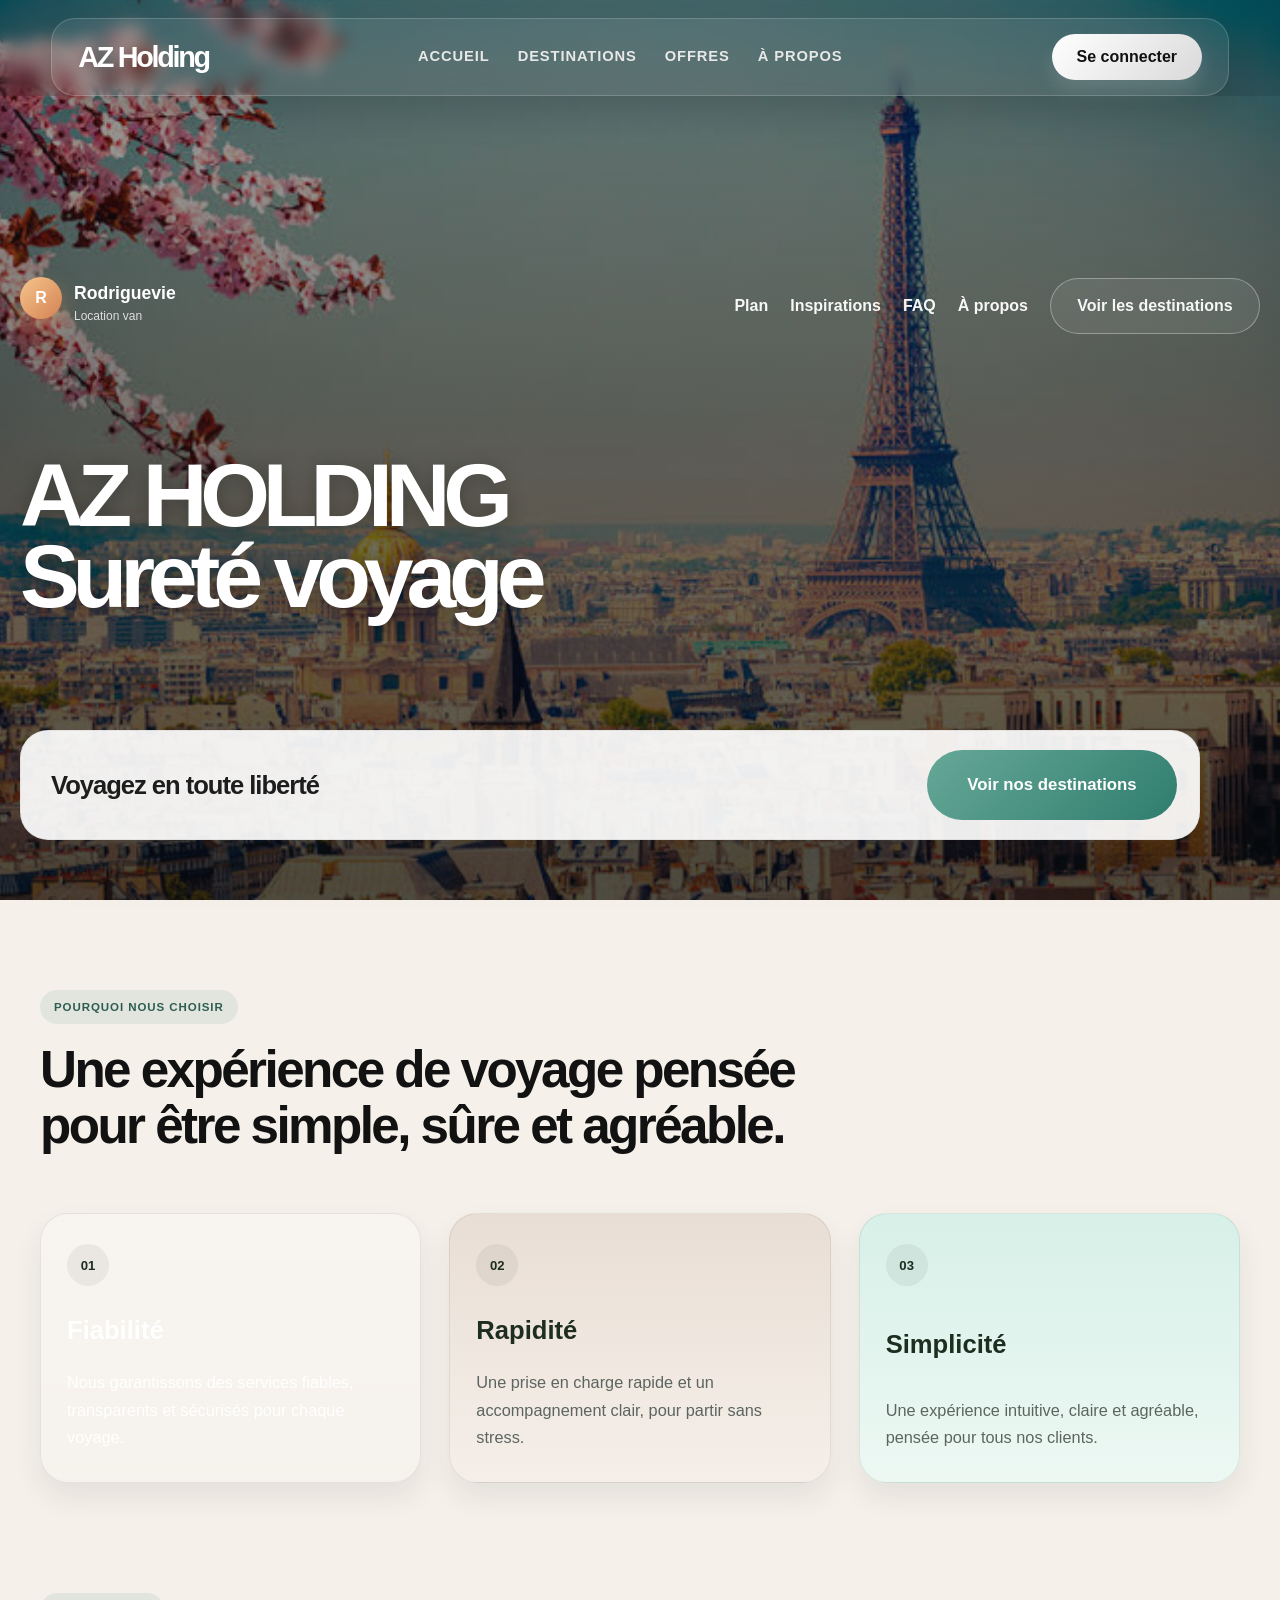
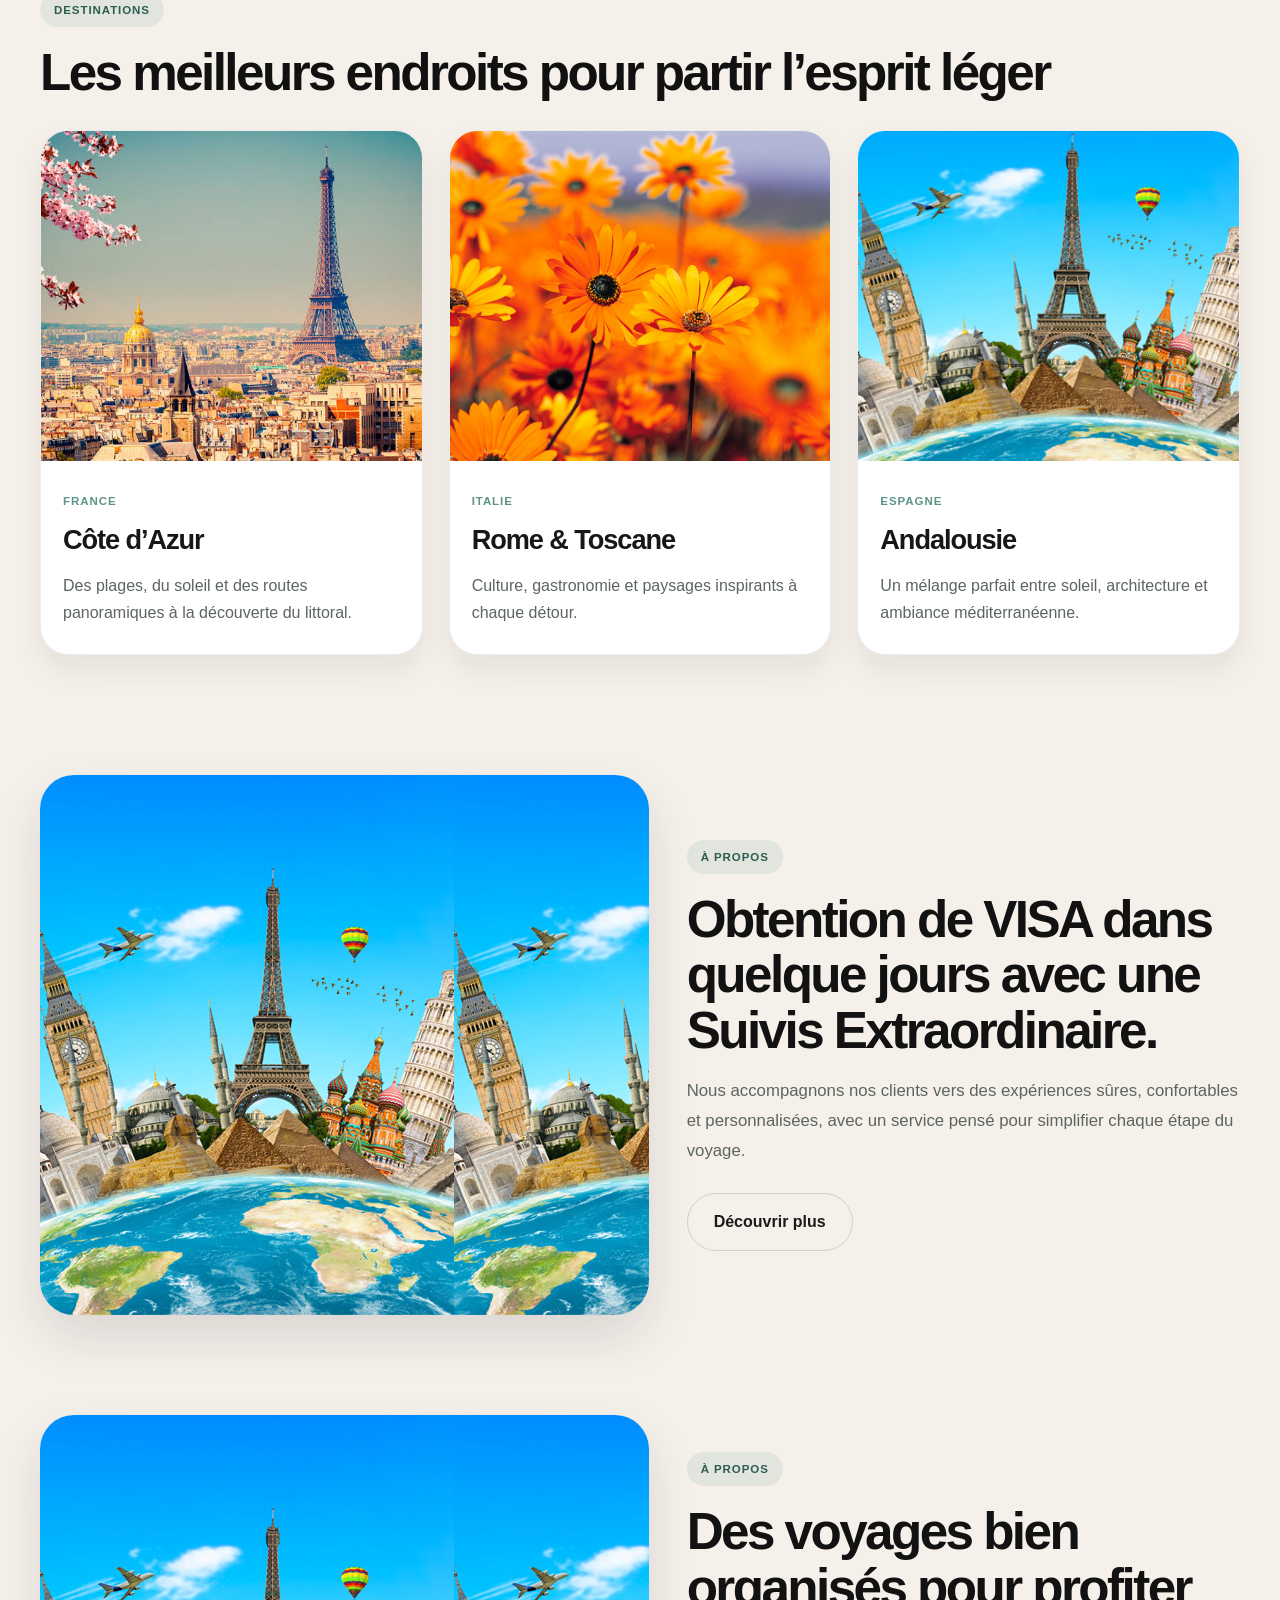
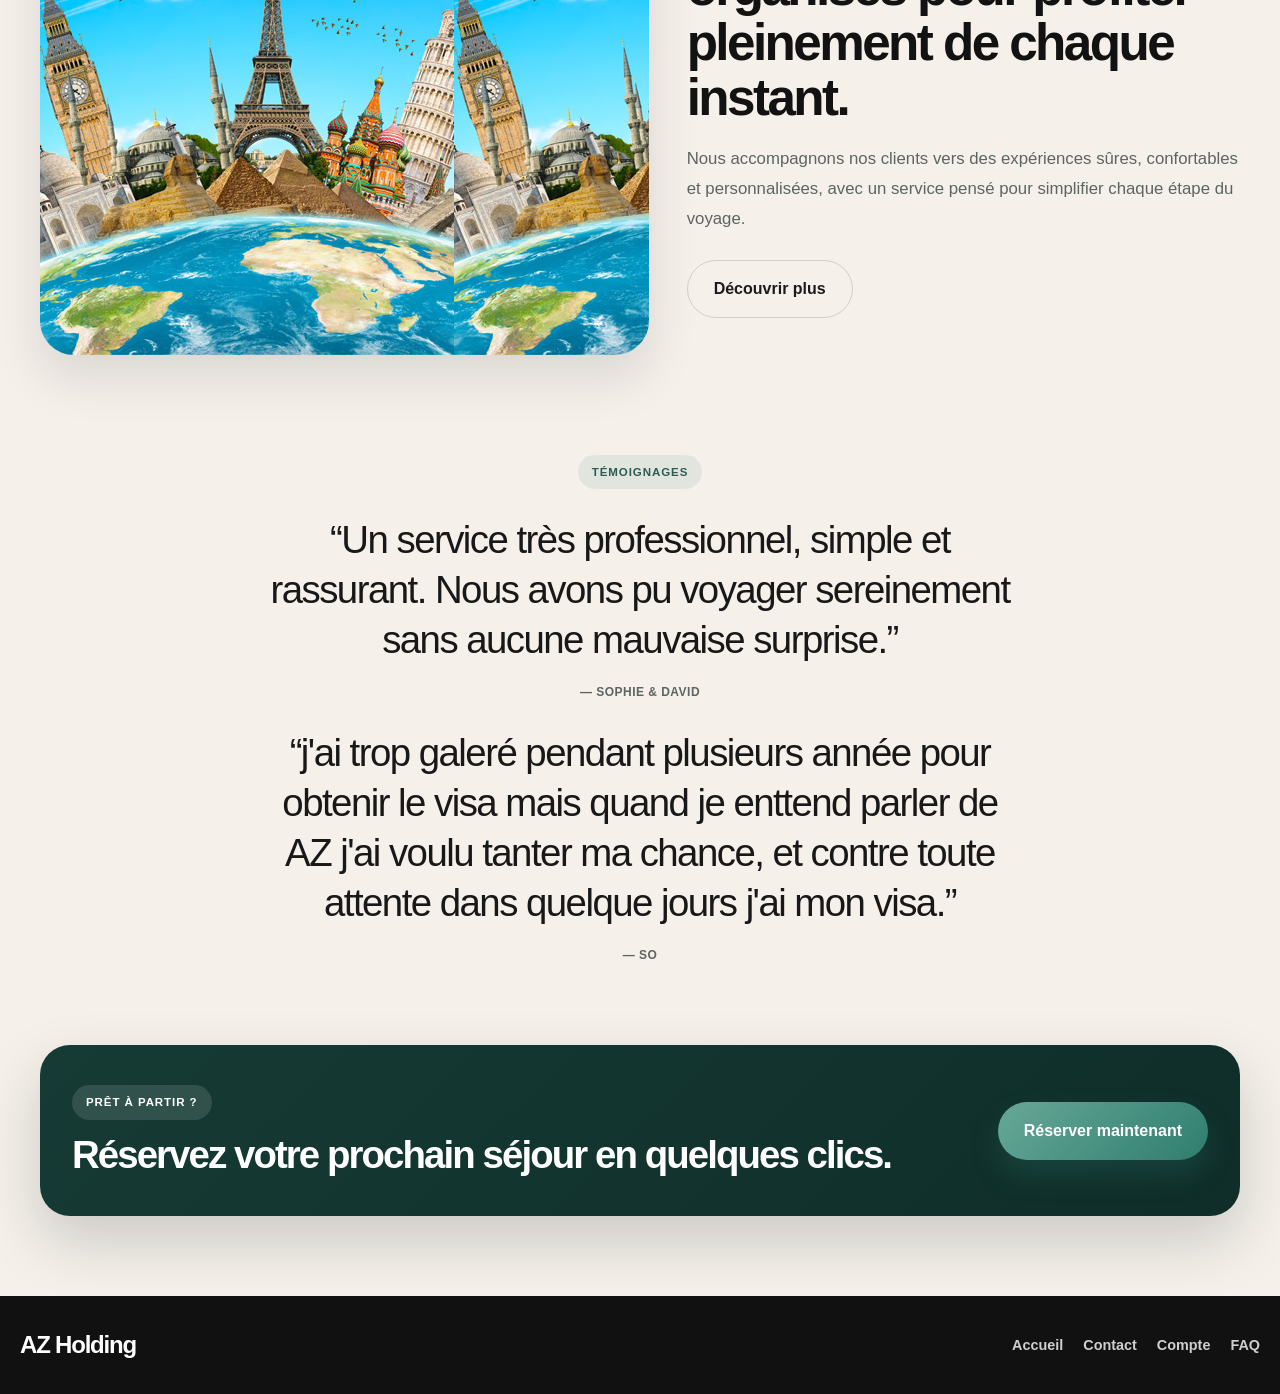
<file: Index.html>
<!DOCTYPE html>
<html lang="fr">
<head>
    <meta charset="UTF-8">
    <meta name="viewport" content="width=device-width, initial-scale=1.0">
    <meta name="description" content="AZ Holding - Voyage sûr et serein">
    <title>AZ Holding | Voyage sûr</title>
    <link rel="stylesheet" href="elior.css">
    <link rel="preconnect" href="https://fonts.googleapis.com">
<link rel="preconnect" href="https://fonts.gstatic.com" crossorigin>
<link href="https://fonts.googleapis.com/css2?family=Noto+Sans:ital,wght@0,100..900;1,100..900&display=swap" rel="stylesheet">
</head>
<body>
    <header class="site-header">
        <div class="topbar">
            <div class="brand">AZ Holding</div>

            <nav class="menu" aria-label="Menu principal">
                <a href="Index.html">Accueil</a>
                <a href="destination.html">Destinations</a>
                <a href="#features">Offres</a>
                <a href="#story">À propos</a>
            </nav>

            <a class="header-button" href="connexion.html">Se connecter</a>
        </div>
    </header>

    <main>
        <section class="hero">
            <div class="hero-overlay"></div>

            <div class="hero-inner">
                <div class="hero-topline">
                    <div class="mini-brand">
                        <span class="mini-logo">R</span>
                        <div>
                            <strong>Rodriguevie</strong>
                            <small>Location van</small>
                        </div>
                    </div>

                    <div class="hero-links">
                        <a href="#destinations">Plan</a>
                        <a href="#story">Inspirations</a>
                        <a href="#features">FAQ</a>
                        <a href="#story">À propos</a>
                        <a class="pill-link" href="#destinations">Voir les destinations</a>
                    </div>
                </div>

                <div class="hero-content">
                    <h1>AZ HOLDING<br>Sureté voyage</h1>
                </div>

                <div class="cta-bar">
                    <span>Voyagez en toute liberté</span>
                    <a href="#destinations">Voir nos destinations</a>
                </div>
            </div>
        </section>

        <section class="intro">
            <div class="section-tag">Pourquoi nous choisir</div>
            <h2>Une expérience de voyage pensée pour être simple, sûre et agréable.</h2>
        </section>

        <section class="features" id="features">
            <article class="feature" id="fiab">
                <div class="feature-icon">01</div>
                <h3>Fiabilité</h3>
                <p>Nous garantissons des services fiables, transparents et sécurisés pour chaque voyage.</p>
            </article>

            <article class="feature" id="rap">
                <div class="feature-icon">02</div>
                <h3>Rapidité</h3>
                <p>Une prise en charge rapide et un accompagnement clair, pour partir sans stress.</p>
            </article>

            <article class="feature" id="sim">
                <div class="feature-icon">03</div>
                <h3>Simplicité</h3>
                <p>Une expérience intuitive, claire et agréable, pensée pour tous nos clients.</p>
            </article>
        </section>

        <section class="destinations" id="destinations">
            <div class="section-heading">
                <div class="section-tag">Destinations</div>
                <h2>Les meilleurs endroits pour partir l’esprit léger</h2>
            </div>

            <div class="destination-grid">
                <article class="destination-card">
                    <div class="destination-image image-one"></div>
                    <div class="destination-content">
                        <span>France</span>
                        <h3>Côte d’Azur</h3>
                        <p>Des plages, du soleil et des routes panoramiques à la découverte du littoral.</p>
                    </div>
                </article>

                <article class="destination-card">
                    <div class="destination-image image-two"></div>
                    <div class="destination-content">
                        <span>Italie</span>
                        <h3>Rome & Toscane</h3>
                        <p>Culture, gastronomie et paysages inspirants à chaque détour.</p>
                    </div>
                </article>

                <article class="destination-card">
                    <div class="destination-image image-three"></div>
                    <div class="destination-content">
                        <span>Espagne</span>
                        <h3>Andalousie</h3>
                        <p>Un mélange parfait entre soleil, architecture et ambiance méditerranéenne.</p>
                    </div>
                </article>
            </div>
        </section>

        <section class="story" id="story">
            <div class="story-image"></div>
            <div class="story-content">
                <div class="section-tag">À propos</div>
                <h2>Obtention de VISA dans quelque jours avec une Suivis Extraordinaire.</h2>
                <p >
                    Nous accompagnons nos clients vers des expériences sûres, confortables et personnalisées,
                    avec un service pensé pour simplifier chaque étape du voyage.
                </p>
                <a href="visa.html" class="secondary-button">Découvrir plus</a>
            </div>
        </section>

         <section class="story" id="story">
            <div class="story-image"></div>
            <div class="story-content">
                <div class="section-tag">À propos</div>
                <h2>Des voyages bien organisés pour profiter pleinement de chaque instant.</h2>
                <p >
                    Nous accompagnons nos clients vers des expériences sûres, confortables et personnalisées,
                    avec un service pensé pour simplifier chaque étape du voyage.
                </p>
                <a href="#destinations" class="secondary-button">Découvrir plus</a>
            </div>
        </section>

        <section class="testimonial">
            <div class="section-tag">Témoignages</div>
            <blockquote>
                “Un service très professionnel, simple et rassurant. Nous avons pu voyager sereinement
                sans aucune mauvaise surprise.”
            </blockquote>
            <div class="author">— Sophie & David</div>
             <blockquote>
                “j'ai trop galeré pendant plusieurs année pour obtenir
                 le visa mais quand je enttend parler de AZ j'ai voulu tanter ma chance, et contre toute 
                 attente dans quelque jours j'ai mon visa.”
            </blockquote>
            <div class="author">— So</div>
        </section>

        <section class="cta-box">
            <div>
                <div class="section-tag dark">Prêt à partir ?</div>
                <h2>Réservez votre prochain séjour en quelques clics.</h2>
            </div>
            <a href="connexion.html" class="primary-button">Réserver maintenant</a>
        </section>
    </main>

    <footer class="site-footer">
        <div class="footer-brand">AZ Holding</div>
        <div class="footer-links">
            <a href="Index.html">Accueil</a>
            <a href="contact.html">Contact</a>
            <a href="compte.html">Compte</a>
            <a href="#features">FAQ</a>
        </div>
    </footer>
</body>
</html>
</file>
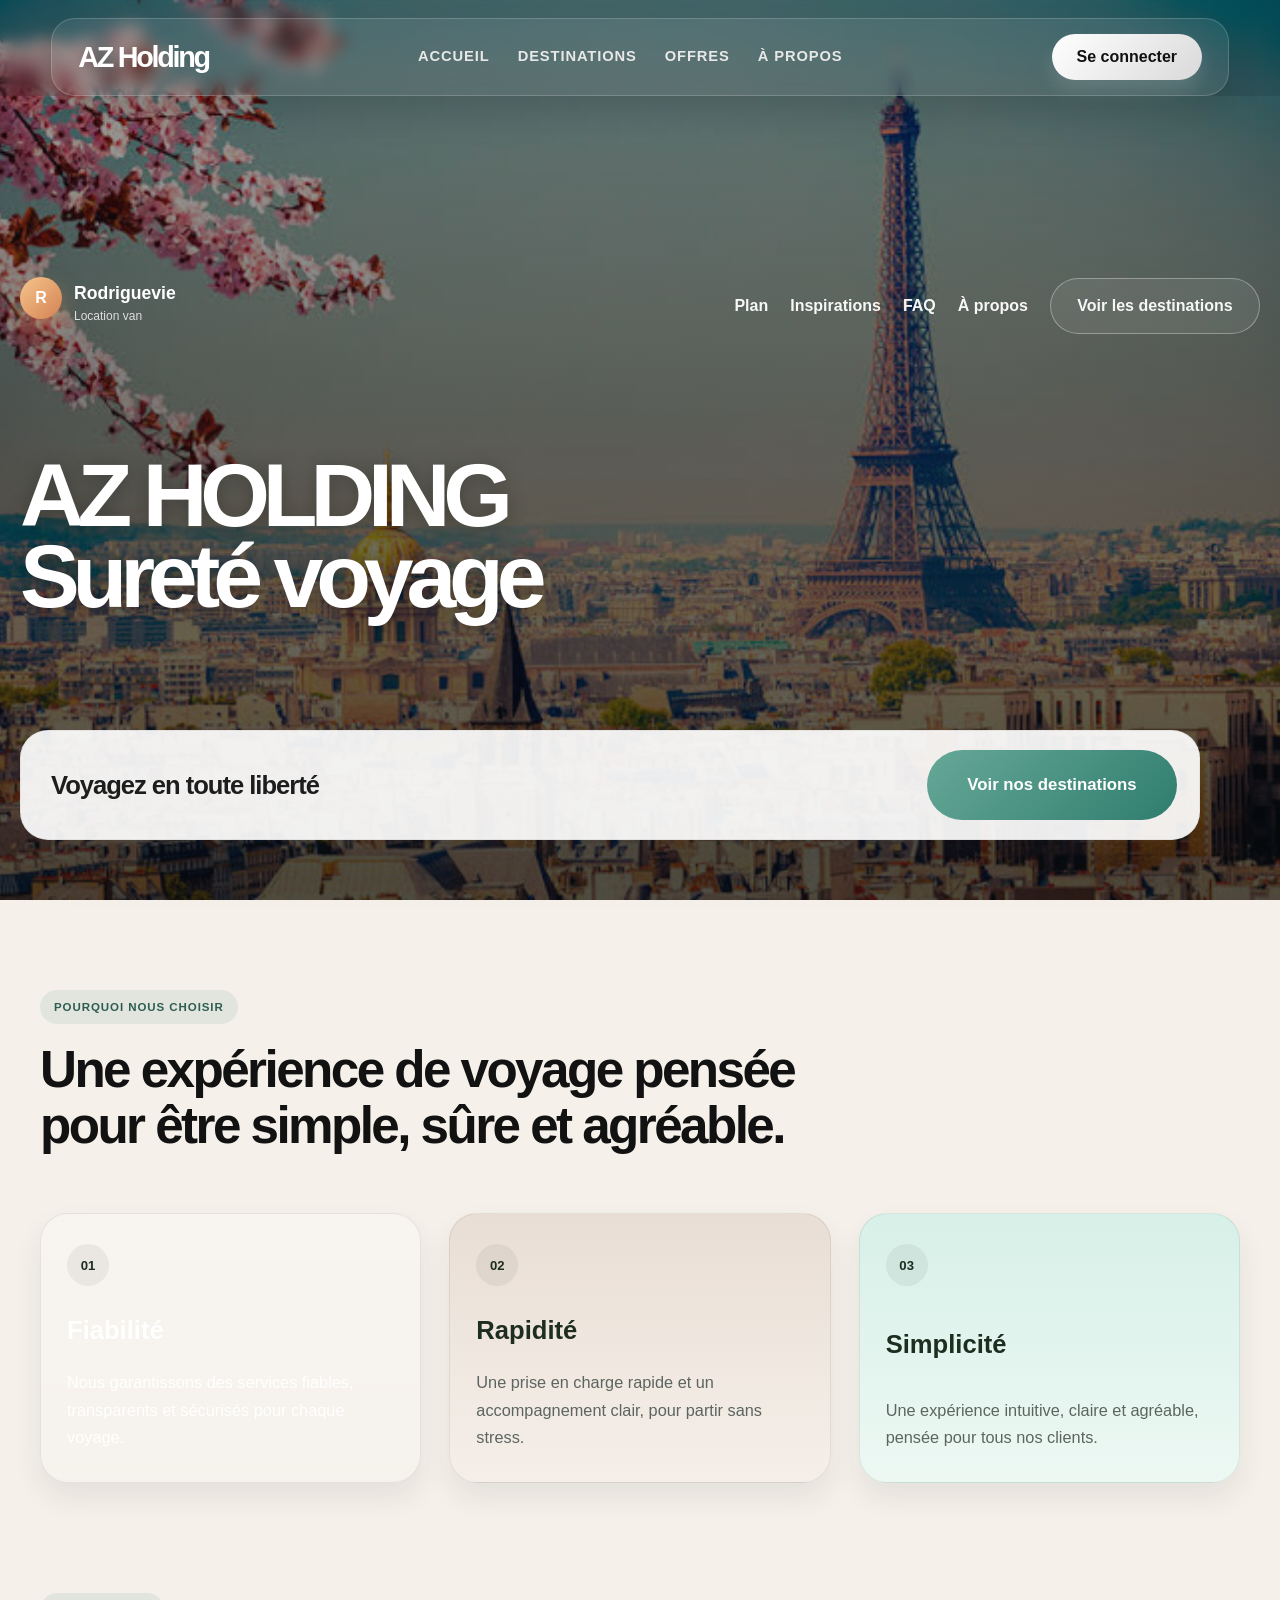
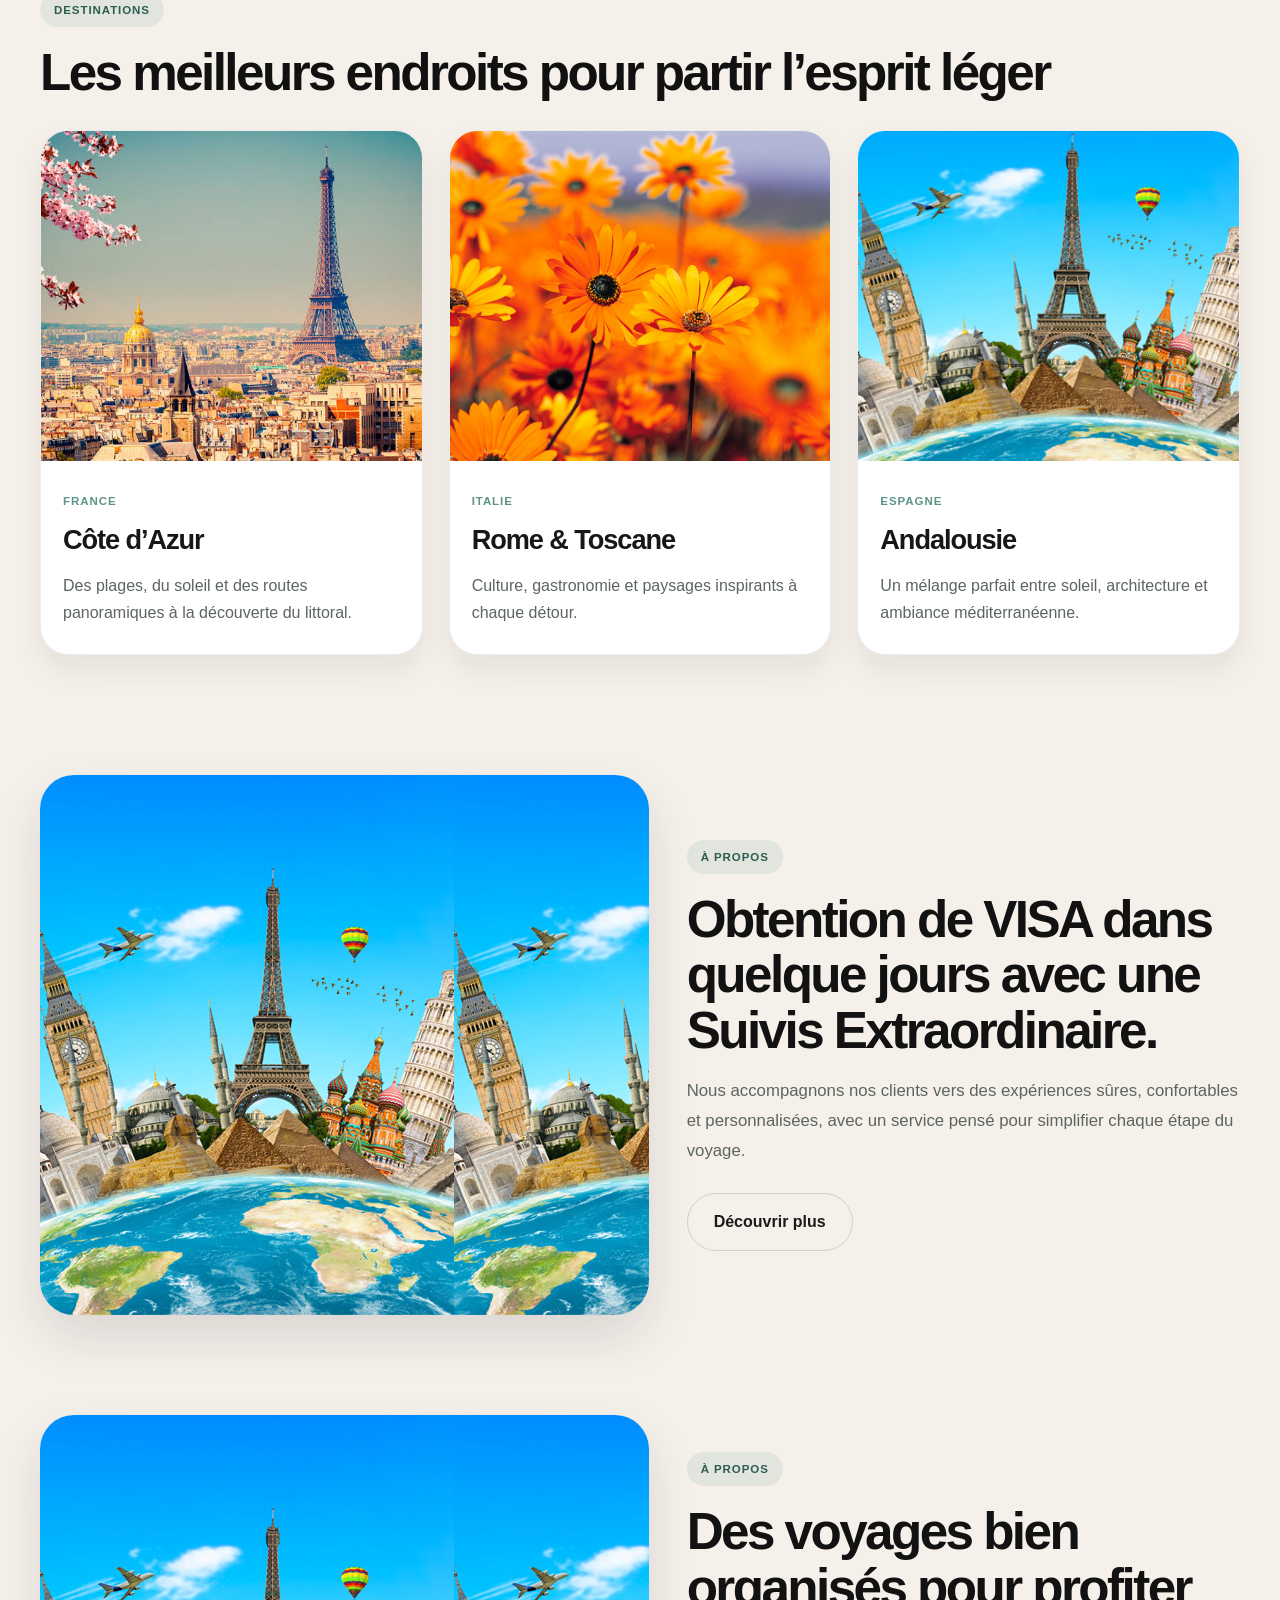
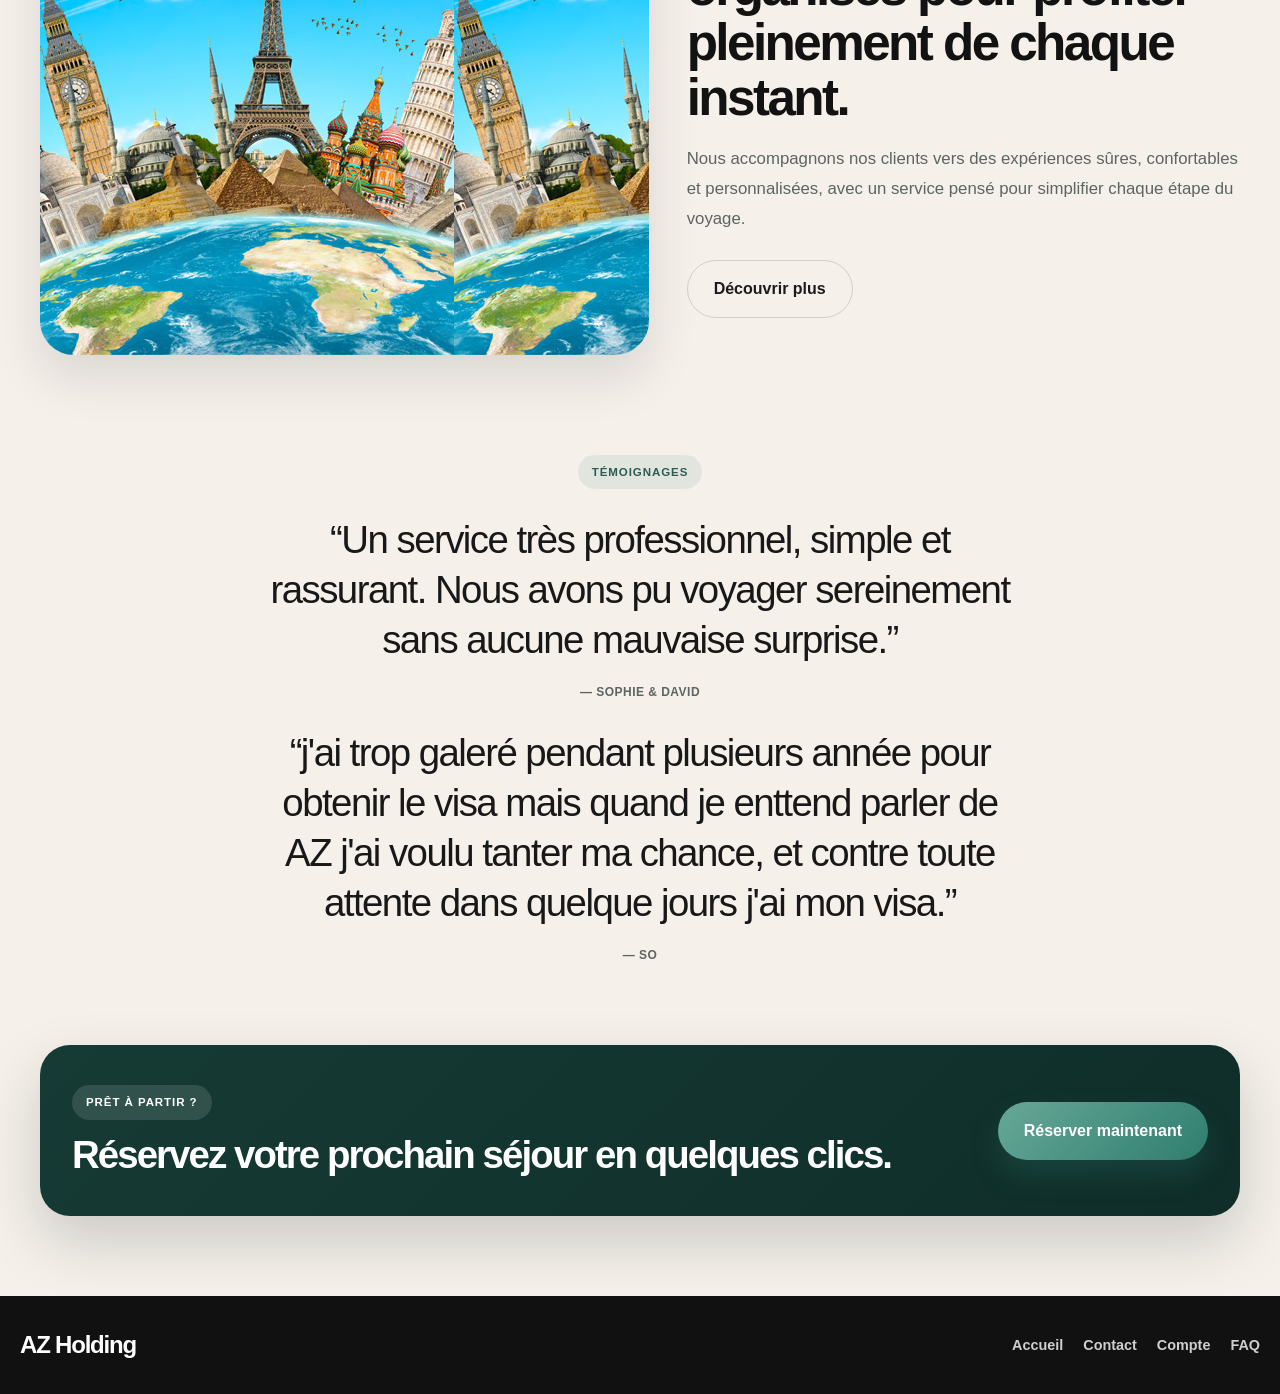
<file: index.html>
<!DOCTYPE html>
<html lang="fr">
<head>
    <meta charset="UTF-8">
    <meta name="viewport" content="width=device-width, initial-scale=1.0">
    <meta name="description" content="AZ Holding - Voyage sûr et serein">
    <title>AZ Holding | Voyage sûr</title>
    <link rel="stylesheet" href="elior.css">
    <link rel="preconnect" href="https://fonts.googleapis.com">
<link rel="preconnect" href="https://fonts.gstatic.com" crossorigin>
<link href="https://fonts.googleapis.com/css2?family=Noto+Sans:ital,wght@0,100..900;1,100..900&display=swap" rel="stylesheet">
</head>
<body>
    <header class="site-header">
        <div class="topbar">
            <div class="brand">AZ Holding</div>

            <nav class="menu" aria-label="Menu principal">
                <a href="Index.html">Accueil</a>
                <a href="destination.html">Destinations</a>
                <a href="#features">Offres</a>
                <a href="#story">À propos</a>
            </nav>

            <a class="header-button" href="connexion.html">Se connecter</a>
        </div>
    </header>

    <main>
        <section class="hero">
            <div class="hero-overlay"></div>

            <div class="hero-inner">
                <div class="hero-topline">
                    <div class="mini-brand">
                        <span class="mini-logo">R</span>
                        <div>
                            <strong>Rodriguevie</strong>
                            <small>Location van</small>
                        </div>
                    </div>

                    <div class="hero-links">
                        <a href="#destinations">Plan</a>
                        <a href="#story">Inspirations</a>
                        <a href="#features">FAQ</a>
                        <a href="#story">À propos</a>
                        <a class="pill-link" href="#destinations">Voir les destinations</a>
                    </div>
                </div>

                <div class="hero-content">
                    <h1>AZ HOLDING<br>Sureté voyage</h1>
                </div>

                <div class="cta-bar">
                    <span>Voyagez en toute liberté</span>
                    <a href="#destinations">Voir nos destinations</a>
                </div>
            </div>
        </section>

        <section class="intro">
            <div class="section-tag">Pourquoi nous choisir</div>
            <h2>Une expérience de voyage pensée pour être simple, sûre et agréable.</h2>
        </section>

        <section class="features" id="features">
            <article class="feature" id="fiab">
                <div class="feature-icon">01</div>
                <h3>Fiabilité</h3>
                <p>Nous garantissons des services fiables, transparents et sécurisés pour chaque voyage.</p>
            </article>

            <article class="feature" id="rap">
                <div class="feature-icon">02</div>
                <h3>Rapidité</h3>
                <p>Une prise en charge rapide et un accompagnement clair, pour partir sans stress.</p>
            </article>

            <article class="feature" id="sim">
                <div class="feature-icon">03</div>
                <h3>Simplicité</h3>
                <p>Une expérience intuitive, claire et agréable, pensée pour tous nos clients.</p>
            </article>
        </section>

        <section class="destinations" id="destinations">
            <div class="section-heading">
                <div class="section-tag">Destinations</div>
                <h2>Les meilleurs endroits pour partir l’esprit léger</h2>
            </div>

            <div class="destination-grid">
                <article class="destination-card">
                    <div class="destination-image image-one"></div>
                    <div class="destination-content">
                        <span>France</span>
                        <h3>Côte d’Azur</h3>
                        <p>Des plages, du soleil et des routes panoramiques à la découverte du littoral.</p>
                    </div>
                </article>

                <article class="destination-card">
                    <div class="destination-image image-two"></div>
                    <div class="destination-content">
                        <span>Italie</span>
                        <h3>Rome & Toscane</h3>
                        <p>Culture, gastronomie et paysages inspirants à chaque détour.</p>
                    </div>
                </article>

                <article class="destination-card">
                    <div class="destination-image image-three"></div>
                    <div class="destination-content">
                        <span>Espagne</span>
                        <h3>Andalousie</h3>
                        <p>Un mélange parfait entre soleil, architecture et ambiance méditerranéenne.</p>
                    </div>
                </article>
            </div>
        </section>

        <section class="story" id="story">
            <div class="story-image"></div>
            <div class="story-content">
                <div class="section-tag">À propos</div>
                <h2>Obtention de VISA dans quelque jours avec une Suivis Extraordinaire.</h2>
                <p >
                    Nous accompagnons nos clients vers des expériences sûres, confortables et personnalisées,
                    avec un service pensé pour simplifier chaque étape du voyage.
                </p>
                <a href="visa.html" class="secondary-button">Découvrir plus</a>
            </div>
        </section>

         <section class="story" id="story">
            <div class="story-image"></div>
            <div class="story-content">
                <div class="section-tag">À propos</div>
                <h2>Des voyages bien organisés pour profiter pleinement de chaque instant.</h2>
                <p >
                    Nous accompagnons nos clients vers des expériences sûres, confortables et personnalisées,
                    avec un service pensé pour simplifier chaque étape du voyage.
                </p>
                <a href="#destinations" class="secondary-button">Découvrir plus</a>
            </div>
        </section>

        <section class="testimonial">
            <div class="section-tag">Témoignages</div>
            <blockquote>
                “Un service très professionnel, simple et rassurant. Nous avons pu voyager sereinement
                sans aucune mauvaise surprise.”
            </blockquote>
            <div class="author">— Sophie & David</div>
             <blockquote>
                “j'ai trop galeré pendant plusieurs année pour obtenir
                 le visa mais quand je enttend parler de AZ j'ai voulu tanter ma chance, et contre toute 
                 attente dans quelque jours j'ai mon visa.”
            </blockquote>
            <div class="author">— So</div>
        </section>

        <section class="cta-box">
            <div>
                <div class="section-tag dark">Prêt à partir ?</div>
                <h2>Réservez votre prochain séjour en quelques clics.</h2>
            </div>
            <a href="connexion.html" class="primary-button">Réserver maintenant</a>
        </section>
    </main>

    <footer class="site-footer">
        <div class="footer-brand">AZ Holding</div>
        <div class="footer-links">
            <a href="Index.html">Accueil</a>
            <a href="contact.html">Contact</a>
            <a href="compte.html">Compte</a>
            <a href="#features">FAQ</a>
        </div>
    </footer>
</body>
</html>
</file>
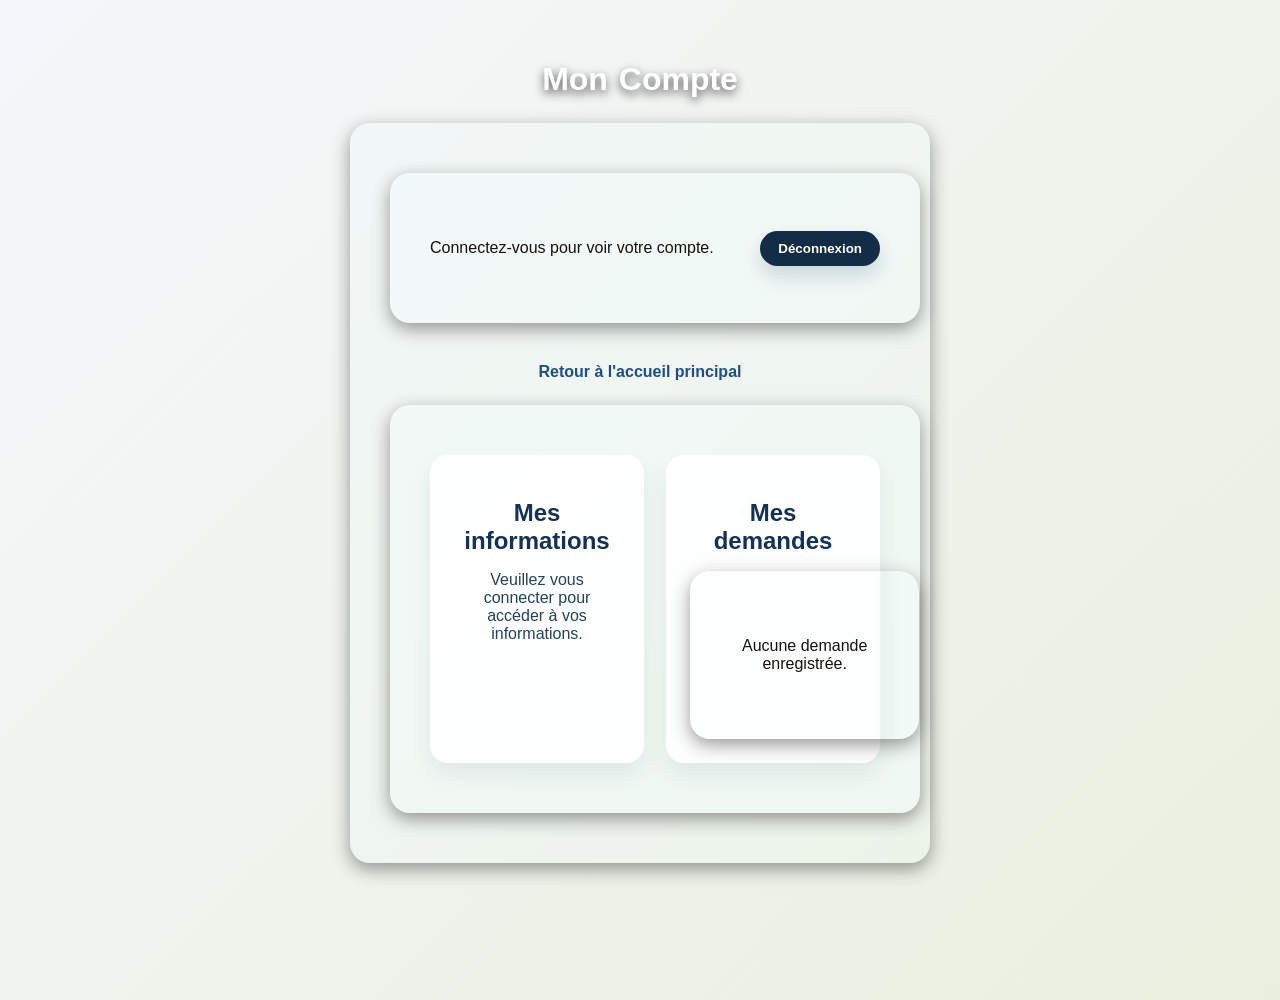
<file: compte.html>
<!DOCTYPE html>
<html lang="fr">
<head>
    <meta charset="UTF-8">
    <meta name="viewport" content="width=device-width, initial-scale=1.0">
    <title>Mon Compte</title>
    <link rel="stylesheet" href="connexion.css">
</head>
<body class="account-page">
    <h1>Mon Compte</h1>

    <div class="account-shell">
        <div class="account-header">
            <p id="compte-email">Connectez-vous pour voir votre compte.</p>
            <button id="logout-btn" class="logout-button" type="button">Déconnexion</button>
        </div>

        <a href="Index.html" class="home-link">Retour à l'accueil principal</a>

        <div class="account-grid">
            <section class="account-card">
                <h2>Mes informations</h2>
                <ul id="account-details"></ul>
            </section>

            <section class="account-card">
                <h2>Mes demandes</h2>
                <div id="account-requests" class="request-list">
                    <p>Aucune demande enregistrée.</p>
                </div>
            </section>
        </div>
    </div>

    <script src="elior.js"></script>
    <script>
        const compteEmail = document.getElementById('compte-email');
        const accountDetails = document.getElementById('account-details');
        const accountRequests = document.getElementById('account-requests');
        const accountLogoutBtn = document.getElementById('logout-btn');
        const currentUser = JSON.parse(localStorage.getItem('currentUser') || 'null');

        function renderAccount() {
            if (compteEmail) {
                if (currentUser && currentUser.email) {
                    compteEmail.textContent = 'Connecté en tant que : ' + currentUser.email;
                } else {
                    compteEmail.textContent = 'Connectez-vous pour voir votre compte.';
                }
            }

            if (accountDetails) {
                if (currentUser && currentUser.email) {
                    accountDetails.innerHTML = `
                        <li><strong>Email :</strong> ${currentUser.email}</li>
                        <li><strong>Statut :</strong> Compte actif</li>
                        <li><strong>Type :</strong> Client AZ Holding</li>
                    `;
                } else {
                    accountDetails.innerHTML = '<li>Veuillez vous connecter pour accéder à vos informations.</li>';
                }
            }

            if (accountRequests) {
                const contactMessages = getStoredList('contactMessages', []);
                const visaRequests = getStoredList('visaRequests', []);
                const filteredContacts = currentUser && currentUser.email
                    ? contactMessages.filter(item => item.email && item.email.toLowerCase() === currentUser.email.toLowerCase())
                    : [];
                const filteredVisa = currentUser && currentUser.email
                    ? visaRequests.filter(item => item.email && item.email.toLowerCase() === currentUser.email.toLowerCase())
                    : [];

                const allRequests = [...filteredContacts.map(item => ({
                    type: 'Contact',
                    label: item.message ? item.message.slice(0, 50) + '...' : 'Message envoyé',
                    date: item.createdAt || new Date().toISOString()
                })), ...filteredVisa.map(item => ({
                    type: 'Visa',
                    label: item.detail ? item.detail.slice(0, 50) + '...' : item.type,
                    date: item.createdAt || new Date().toISOString()
                }))];

                if (allRequests.length === 0) {
                    accountRequests.innerHTML = '<p>Aucune demande enregistrée.</p>';
                    return;
                }

                accountRequests.innerHTML = allRequests.map(request => `
                    <div class="request-item">
                        <strong>${request.type}</strong>
                        <span>${request.label}</span>
                        <small>${new Date(request.date).toLocaleString('fr-FR')}</small>
                    </div>
                `).join('');
            }
        }

        renderAccount();

        if (accountLogoutBtn) {
            accountLogoutBtn.addEventListener('click', function () {
                localStorage.removeItem('currentUser');
                window.location.href = 'connexion.html';
            });
        }
    </script>
</body>
</html>
</file>
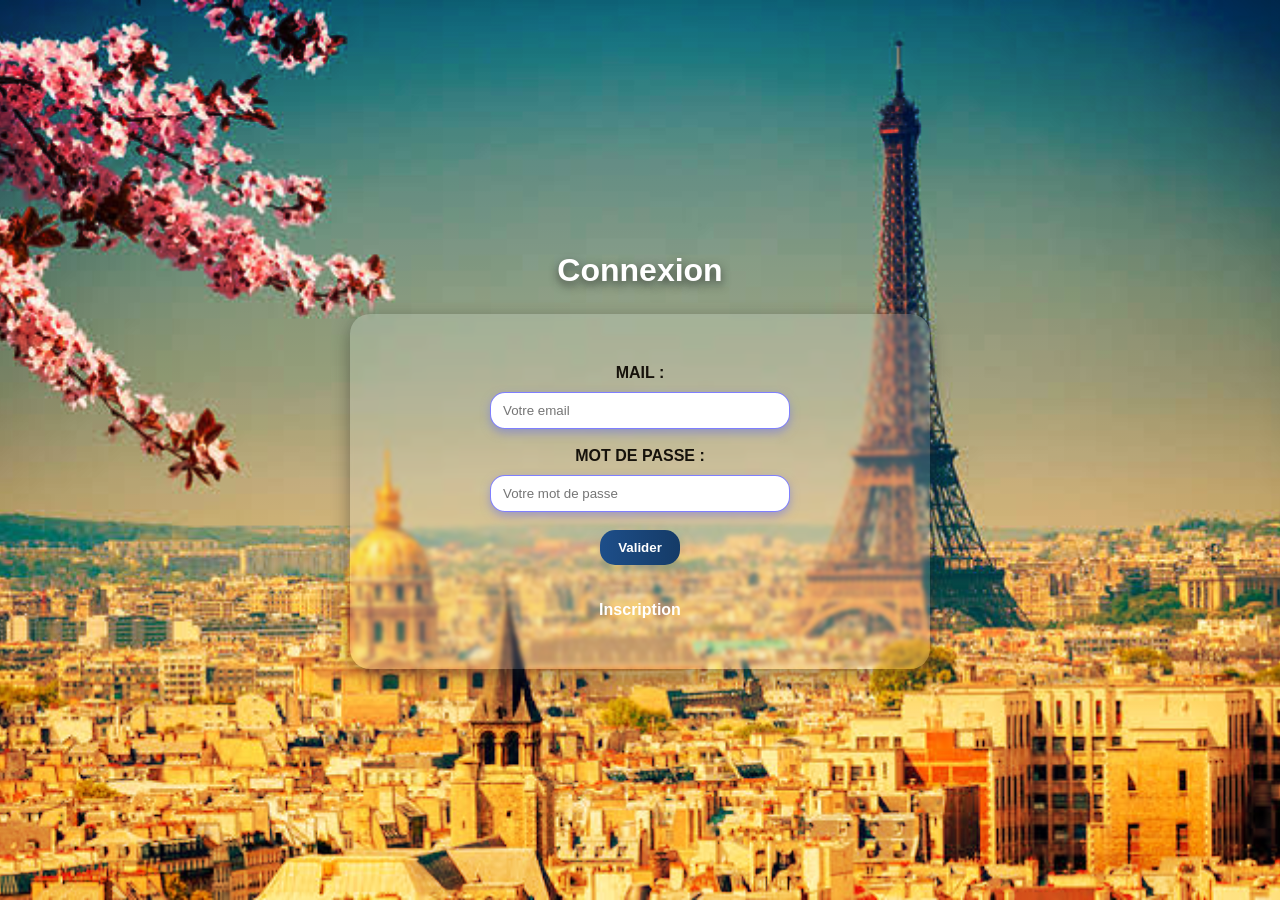
<file: connexion.html>
<!DOCTYPE html>
<html lang="fr">
<head>
    <meta charset="UTF-8">
    <meta name="viewport" content="width=device-width, initial-scale=1.0">
    <title>Connexion</title>
    <link rel="stylesheet" href="connexion.css">
</head>
<body>
    <h1>Connexion</h1>

    <div>
        <form action="#" method="post" id="connexion">
            <label for="email">Mail :</label><br>
            <input type="email" id="email" name="email" placeholder="Votre email" required maxlength="50" autocomplete="email">

            <br>
            <label for="password">Mot de passe :</label><br>
            <input type="password" id="password" name="password"  placeholder="Votre mot de passe" required>

            <br>
            <button type="submit">Valider</button>
            <p id="message" aria-live="polite"></p>
        </form>

        <a href="inscription.html">Inscription</a>
    </div>

    <script src="elior.js"></script>
</body>
</html>
</file>
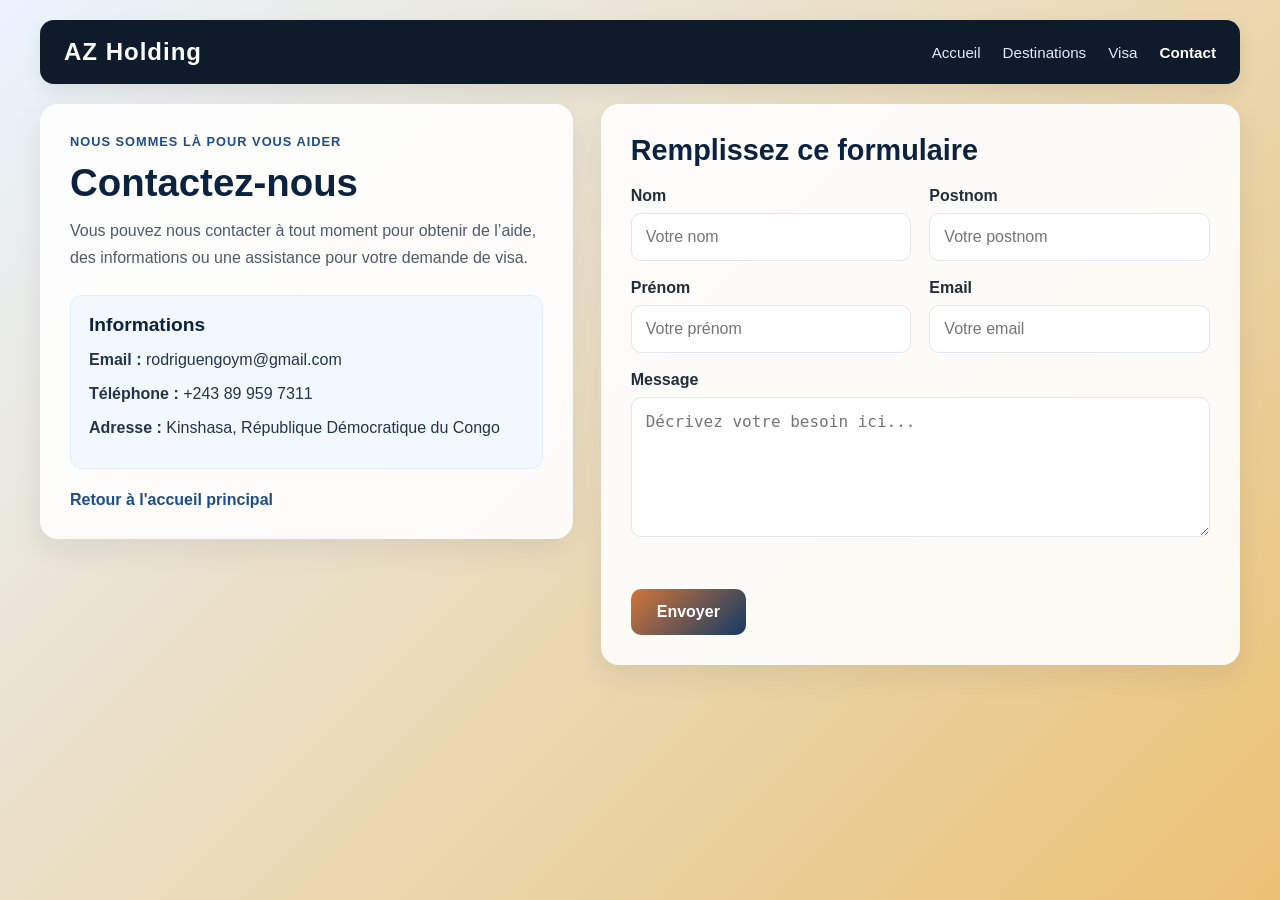
<file: contact.html>
<!DOCTYPE html>
<html lang="fr">
<head>
    <meta charset="UTF-8">
    <meta name="viewport" content="width=device-width, initial-scale=1.0">
    <title>Contact</title>
    <link rel="stylesheet" href="contact.css">
</head>
<body>
    <div class="contact-page">
        <header class="topbar">
            <div class="logo">AZ Holding</div>
            <nav>
                <a href="Index.html">Accueil</a>
                <a href="destination.html">Destinations</a>
                <a href="visa.html">Visa</a>
                <a href="contact.html" class="active">Contact</a>
            </nav>
        </header>

        <main class="contact-container">
            <section class="contact-info">
                <p class="eyebrow">Nous sommes là pour vous aider</p>
                <h1>Contactez-nous</h1>
                <p class="intro">
                    Vous pouvez nous contacter à tout moment pour obtenir de l’aide,
                    des informations ou une assistance pour votre demande de visa.
                </p>

                <div class="info-box">
                    <h3>Informations</h3>
                    <p><strong>Email :</strong> rodriguengoym@gmail.com</p>
                    <p><strong>Téléphone :</strong> +243 89 959 7311</p>
                    <p><strong>Adresse :</strong> Kinshasa, République Démocratique du Congo</p>
                </div>

                <a href="Index.html" class="back-link">Retour à l'accueil principal</a>
            </section>

            <section class="form-box">
                <h2>Remplissez ce formulaire</h2>

                <form id="contact-form">
                    <div class="grid">
                        <div class="field">
                            <label for="nom">Nom</label>
                            <input type="text" id="nom" name="nom" placeholder="Votre nom" required>
                        </div>

                        <div class="field">
                            <label for="postnom">Postnom</label>
                            <input type="text" id="postnom" name="postnom" placeholder="Votre postnom">
                        </div>

                        <div class="field">
                            <label for="prenom">Prénom</label>
                            <input type="text" id="prenom" name="prenom" placeholder="Votre prénom" required>
                        </div>

                        <div class="field">
                            <label for="email">Email</label>
                            <input type="email" id="email" name="email" placeholder="Votre email" required>
                        </div>
                    </div>

                    <div class="field full-width">
                        <label for="message">Message</label>
                        <textarea id="message" name="message" maxlength="300" required placeholder="Décrivez votre besoin ici..."></textarea>
                    </div>

                    <p id="contact-message" aria-live="polite"></p>
                    <button type="submit" class="env">Envoyer</button>
                </form>
            </section>
        </main>
    </div>

    <script src="elior.js"></script>
</body>
</html>
</file>
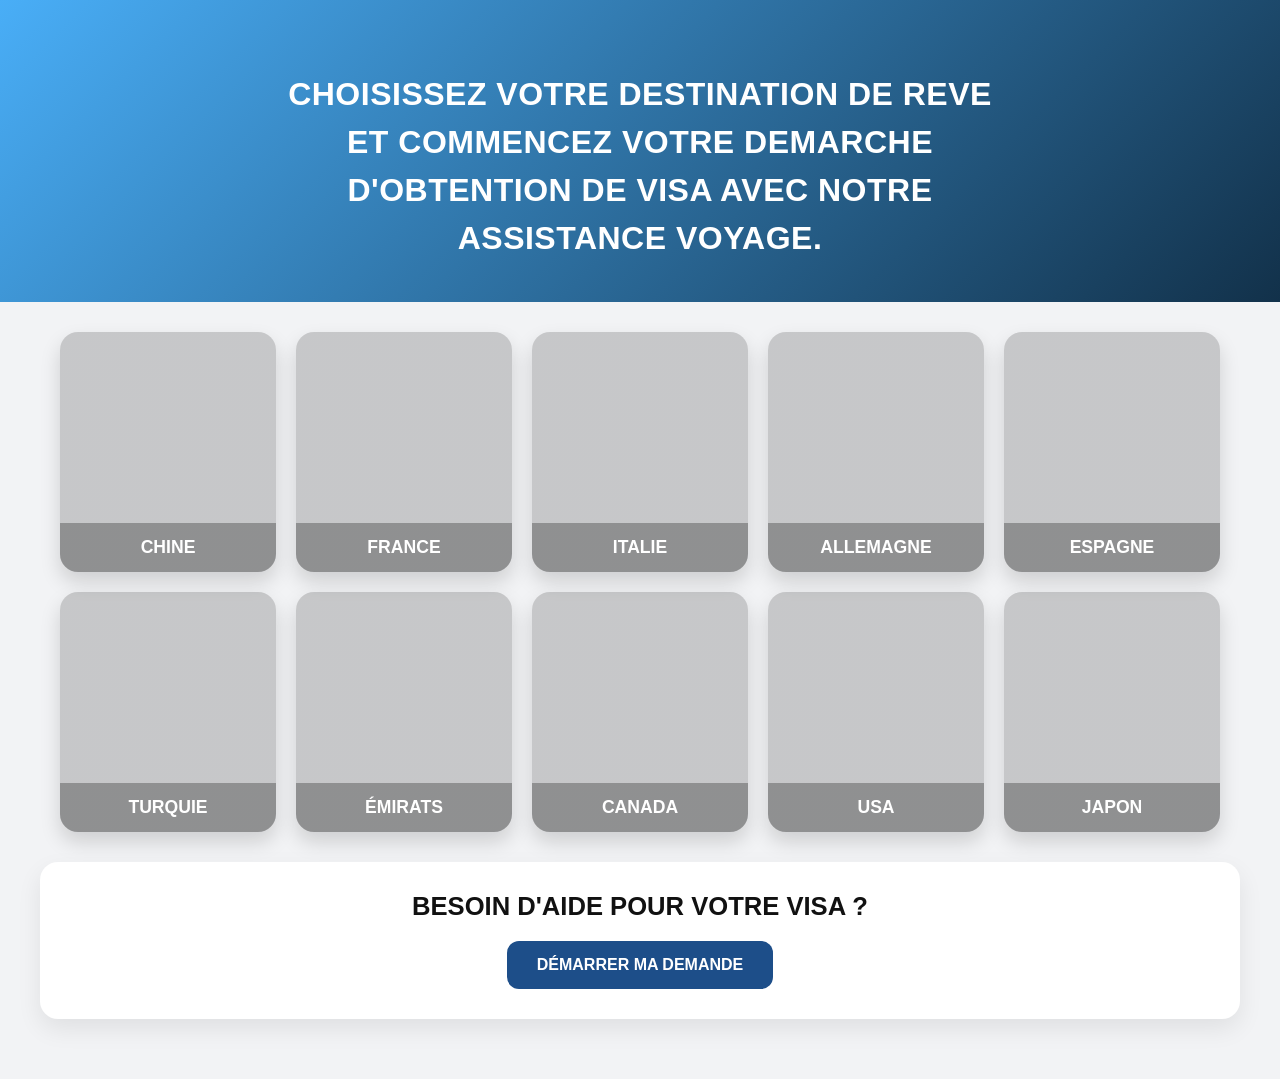
<file: destination.html>
<!DOCTYPE html>
<html lang="fr">
<head>
    <meta charset="UTF-8">
    <meta name="viewport" content="width=device-width, initial-scale=1.0">
    <title>Destinations</title>
    <link rel="stylesheet" href="destination.css">
</head>
<body>
    <header class="hero">
        <div class="hero-content">
            <h1>
                CHOISISSEZ VOTRE DESTINATION DE REVE<br>
                ET COMMENCEZ VOTRE DEMARCHE<br>
                D'OBTENTION DE VISA AVEC NOTRE<br>
                ASSISTANCE VOYAGE.
            </h1>
        </div>
    </header>

    <main class="destinations">
        <a class="card chine" href="#" aria-label="Chine">
            <span>Chine</span>
        </a>

        <a class="card france" href="#" aria-label="France">
            <span>France</span>
        </a>

        <a class="card italie" href="#" aria-label="Italie">
            <span>Italie</span>
        </a>

        <a class="card allemagne" href="#" aria-label="Allemagne">
            <span>Allemagne</span>
        </a>

        <a class="card espagne" href="#" aria-label="Espagne">
            <span>Espagne</span>
        </a>

        <a class="card turquie" href="#" aria-label="Turquie">
            <span>Turquie</span>
        </a>

        <a class="card emirats" href="#" aria-label="Émirats">
            <span>Émirats</span>
        </a>

        <a class="card canada" href="#" aria-label="Canada">
            <span>Canada</span>
        </a>

        <a class="card usa" href="#" aria-label="USA">
            <span>USA</span>
        </a>

        <a class="card japon" href="#" aria-label="Japon">
            <span>Japon</span>
        </a>
    </main>

    <section class="cta">
        <h2>Besoin d'aide pour votre visa ?</h2>
        <a href="visa.html">Démarrer ma demande</a>
    </section>
</body>
</html>
</file>
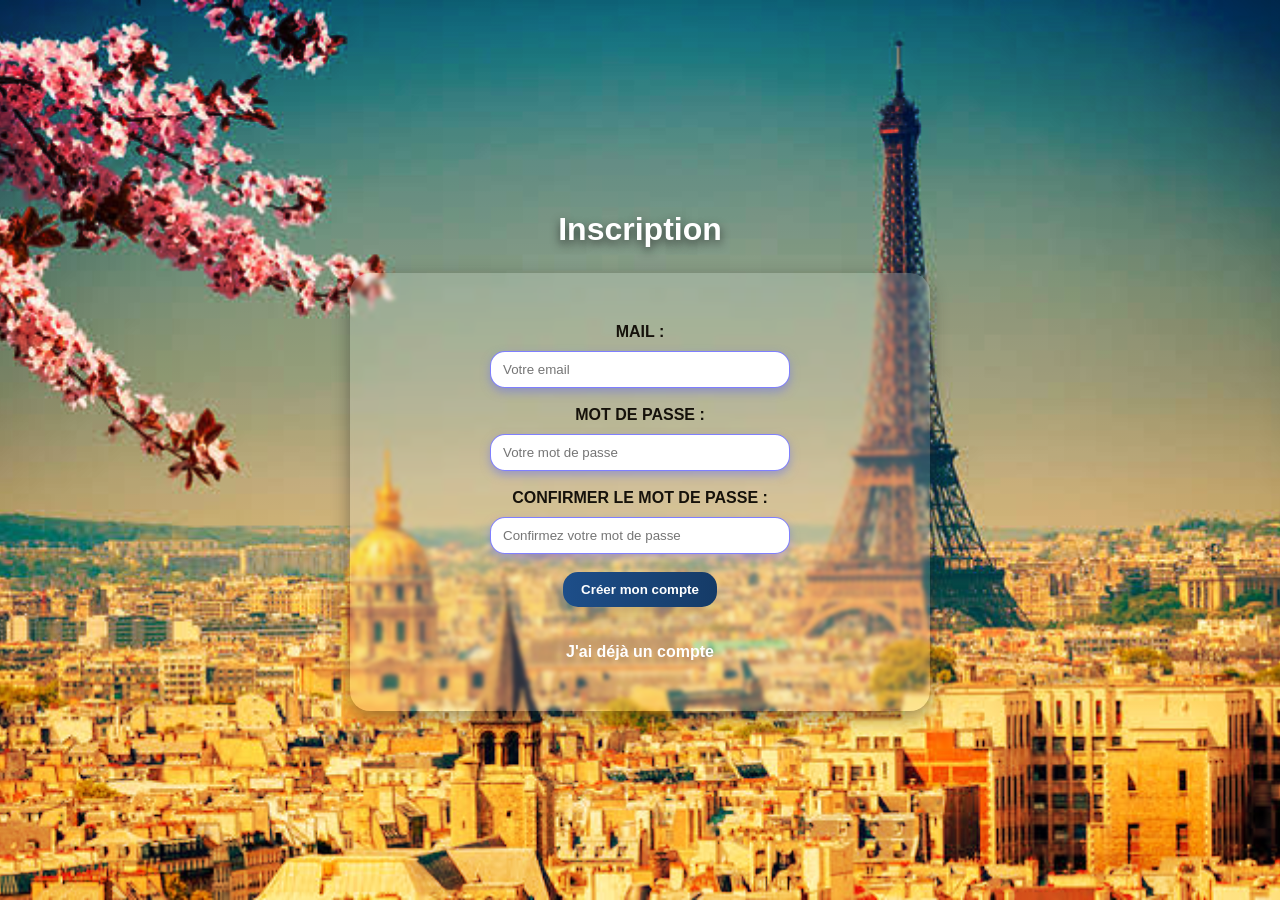
<file: inscription.html>
<!DOCTYPE html>
<html lang="fr">
<head>
    <meta charset="UTF-8">
    <meta name="viewport" content="width=device-width, initial-scale=1.0">
    <title>Inscription</title>
    <link rel="stylesheet" href="connexion.css">
</head>
<body>
    <h1>Inscription</h1>

    <div>
        <form action="#" method="post" id="inscription">
            <label for="signup-email">Mail :</label><br>
            <input type="email" id="signup-email" name="email" placeholder="Votre email" required maxlength="50" autocomplete="email">

            <br>
            <label for="signup-password">Mot de passe :</label><br>
            <input type="password" id="signup-password" name="password" placeholder="Votre mot de passe" required minlength="4">

            <br>
            <label for="confirm-password">Confirmer le mot de passe :</label><br>
            <input type="password" id="confirm-password" name="confirmPassword" placeholder="Confirmez votre mot de passe" required minlength="4">

            <br>
            <button type="submit">Créer mon compte</button>
            <p id="message" aria-live="polite"></p>
        </form>

        <a href="connexion.html">J'ai déjà un compte</a>
    </div>

    <script src="elior.js"></script>
</body>
</html>
</file>
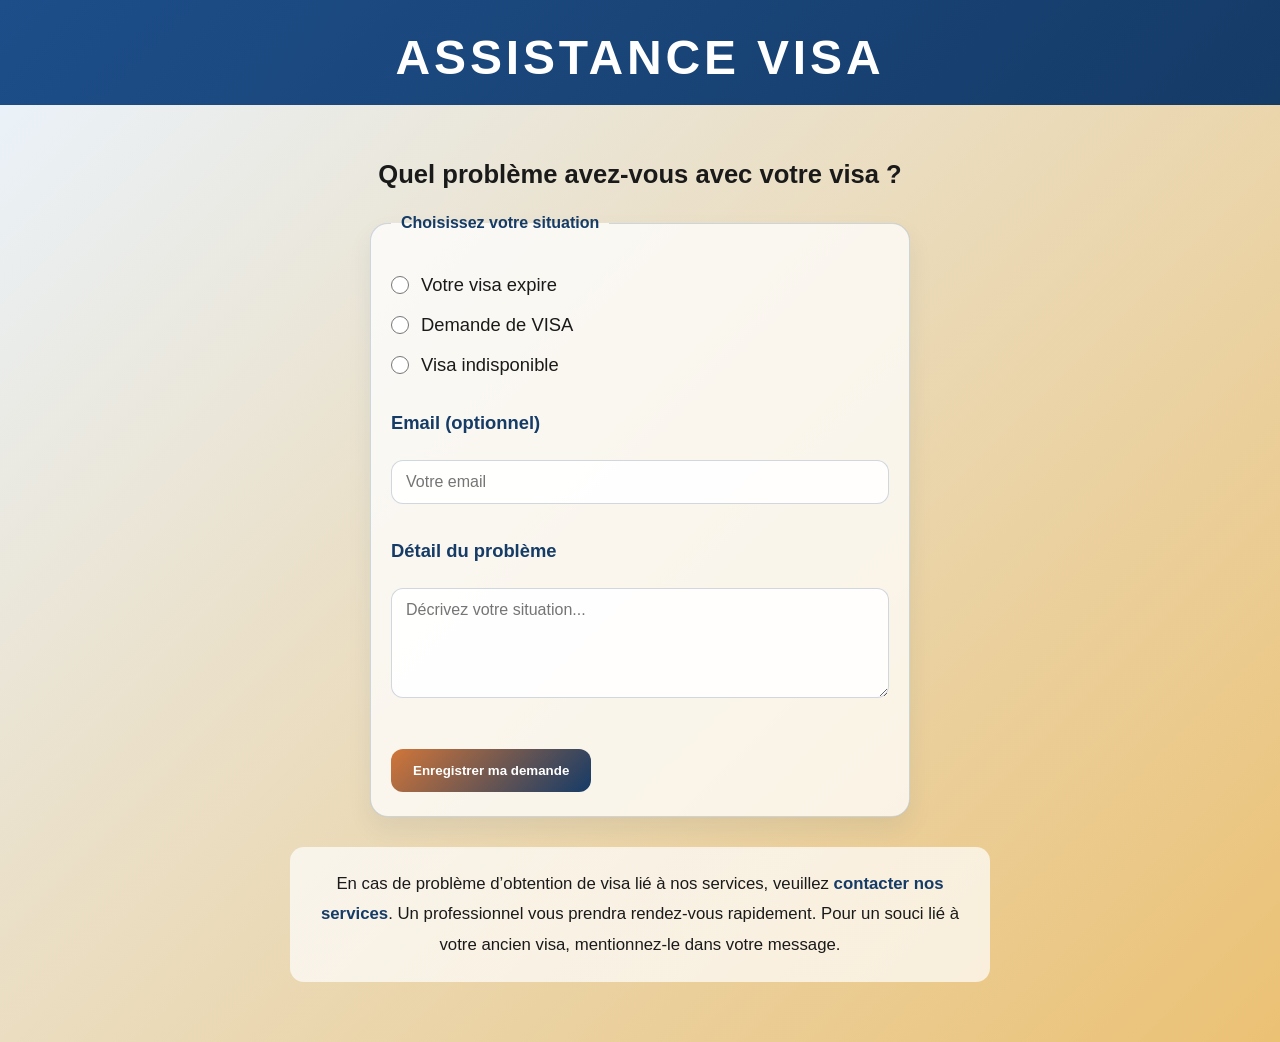
<file: visa.html>
<!DOCTYPE html>
<html lang="fr">
<head>
    <meta charset="UTF-8">
    <meta name="viewport" content="width=device-width, initial-scale=1.0">
    <title>Assistance visa</title>
    <link rel="stylesheet" href="visa.css">
</head>
<body>
    <header class="hero">
        <div class="hero-content">
            <h1>Assistance visa</h1>
        </div>
    </header>

    <main class="visa-wrap">
        <p class="box">Quel problème avez-vous avec votre visa ?</p>

        <form id="visa-form" class="visa-form">
            <fieldset class="champs">
                <legend>Choisissez votre situation</legend>

                <label for="visa-expire">
                    <input type="radio" id="visa-expire" name="visa-problem" value="expire">
                    Votre visa expire
                </label>

                <label for="visa-expire">
                    <input type="radio" id="visa-expire" name="visa-problem" value="expire">
                    Demande de VISA
                </label>

                <label for="visa-indisponible">
                    <input type="radio" id="visa-indisponible" name="visa-problem" value="indisponible">
                    Visa indisponible
                </label>

                <div class="field-group">
                    <label for="visa-email">Email (optionnel)</label>
                    <input type="email" id="visa-email" name="visa-email" placeholder="Votre email">
                </div>

                <div class="field-group">
                    <label for="visa-detail">Détail du problème</label>
                    <textarea id="visa-detail" name="visa-detail" rows="4" placeholder="Décrivez votre situation..." required></textarea>
                </div>

                <p id="visa-message" aria-live="polite"></p>
                <button type="submit" class="visa-button">Enregistrer ma demande</button>
            </fieldset>
        </form>

        <div class="resus">
            <p class="bot">
                En cas de problème d’obtention de visa lié à nos services, veuillez
                <a href="contact.html">contacter nos services</a>.
                Un professionnel vous prendra rendez-vous rapidement.
                Pour un souci lié à votre ancien visa, mentionnez-le dans votre message.
            </p>
        </div>
    </main>
</body>
</html>
</file>
<file: elior.css>
:root {
    --bg: #f5f0ea;
    --panel: #ffffff;
    --ink: #151515;
    --muted: #5c655f;
    --line: rgba(21, 21, 21, 0.08);
    --gold: #d4a77b;
    --sage: #5d9487;
    --sand: #f2e8d9;
    --shadow: 0 22px 50px rgba(21, 28, 32, 0.12);
}

* {
    box-sizing: border-box;
}

html {
    scroll-behavior: smooth;
}

body {
    margin: 0;
    font-family: Arial, Helvetica, sans-serif;
    background: var(--bg);
    color: var(--ink);
    line-height: 1.6;
}

img {
    max-width: 100%;
    display: block;
}

a {
    text-decoration: none;
    transition: all 0.2s ease;
}

.site-header {
    position: fixed;
    top: 0;
    left: 0;
    width: 100%;
    z-index: 20;
    padding: 18px 0 0;
    background: rgba(10, 17, 20, 0.10);
    backdrop-filter: blur(8px);
}

.topbar {
    width: min(92%, 1220px);
    margin: 0 auto;
    min-height: 78px;
    padding: 14px 26px;
    display: flex;
    align-items: center;
    justify-content: space-between;
    gap: 18px;
    background: rgba(255, 255, 255, 0.08);
    border: 1px solid rgba(255, 255, 255, 0.18);
    border-radius: 24px;
    box-shadow: 0 18px 35px rgba(0, 0, 0, 0.14);
}

.brand {
    font-size: clamp(1.8rem, 1.8vw, 2.7rem);
    font-weight: 800;
    letter-spacing: -0.08em;
    color: #fff;
}

.menu {
    display: flex;
    align-items: center;
    justify-content: center;
    gap: 28px;
    flex: 1;
}

.menu a {
    color: #f7f5f4;
    text-decoration: none;
    font-size: 0.92rem;
    font-weight: 700;
    letter-spacing: 0.06em;
    text-transform: uppercase;
    opacity: 0.9;
}

.menu a:hover {
    opacity: 1;
}

.header-button {
    display: inline-flex;
    align-items: center;
    justify-content: center;
    min-width: 150px;
    height: 46px;
    padding: 0 20px;
    border-radius: 999px;
    text-decoration: none;
    color: #111;
    background: linear-gradient(135deg, #ffffff, #d9d9d9);
    font-weight: 700;
    box-shadow: 0 10px 18px rgba(255, 255, 255, 0.12);
}

.header-button:hover {
    transform: translateY(-1px);
    box-shadow: 0 14px 24px rgba(255, 255, 255, 0.18);
}

.hero {
    position: relative;
    min-height: 900px;
    display: flex;
    align-items: flex-end;
    justify-content: center;
    padding: 40px 20px 60px;
    background:
        linear-gradient(180deg, rgba(8, 12, 14, 0.20), rgba(8, 12, 14, 0.50)), url(images\ paris.jfif)
        /* url("https://images.unsplash.com/photo-1507525428034-b723cf961d3e?auto=format&fit=crop&w=1800&q=80") */
        center center / cover no-repeat;
}

.hero-overlay {
    position: absolute;
    inset: 0;
    background: linear-gradient(180deg, rgba(8, 14, 18, 0.18), rgba(8, 14, 18, 0.42));
}

.hero-inner {
    position: relative;
    z-index: 1;
    width: min(1280px, 100%);
}

.hero-topline {
    display: flex;
    align-items: center;
    justify-content: space-between;
    gap: 20px;
    margin-bottom: 42px;
}

.mini-brand {
    display: flex;
    align-items: flex-start;
    gap: 12px;
    color: white;
    transform: translateY(-4px);
}

.mini-logo {
    display: flex;
    align-items: center;
    justify-content: center;
    width: 42px;
    height: 42px;
    margin-top: -2px;
    border-radius: 50%;
    background: linear-gradient(135deg, #f7c58d, #d38252);
    font-weight: 800;
    color: white;
    box-shadow: 0 10px 22px rgba(255, 162, 90, 0.35);
}

.mini-brand strong {
    display: block;
    font-size: 1.1rem;
}

.mini-brand small {
    display: block;
    opacity: 0.8;
    font-size: 0.75rem;
}

.hero-links {
    display: flex;
    align-items: center;
    gap: 22px;
    flex-wrap: wrap;
    justify-content: flex-end;
}

.hero-links a {
    color: white;
    font-weight: 700;
    opacity: 0.95;
}

.hero-links .pill-link {
    display: inline-flex;
    align-items: center;
    justify-content: center;
    padding: 14px 26px;
    min-width: 210px;
    border-radius: 999px;
    background: rgba(255, 255, 255, 0.08);
    border: 1px solid rgba(255, 255, 255, 0.35);
}

.hero-content {
    display: flex;
    align-items: center;
    justify-content: flex-start;
    min-height: 320px;
}

.hero-content h1 {
    margin: 0;
    max-width: 620px;
    font-size: clamp(4rem, 7vw, 9rem);
    line-height: 0.9;
    letter-spacing: -0.08em;
    font-weight: 800;
    color: #fff;
    text-shadow: 0 3px 20px rgba(0, 0, 0, 0.28);
}

.cta-bar {
    margin-top: 34px;
    width: min(100%, 1180px);
    min-height: 110px;
    display: flex;
    align-items: center;
    justify-content: space-between;
    gap: 24px;
    padding: 18px 22px 18px 30px;
    background: rgba(255, 255, 255, 0.92);
    border: 1px solid rgba(17, 17, 17, 0.06);
    border-radius: 28px;
    box-shadow: var(--shadow);
    color: #1d1d1d;
}

.cta-bar span {
    font-size: clamp(1.3rem, 2vw, 2.2rem);
    font-weight: 700;
    letter-spacing: -0.04em;
}

.cta-bar a {
    display: inline-flex;
    align-items: center;
    justify-content: center;
    min-width: 250px;
    min-height: 70px;
    padding: 16px 28px;
    border-radius: 999px;
    background: linear-gradient(135deg, #67a898, #2f7d6e);
    color: white;
    font-weight: 700;
    font-size: 1.05rem;
}

.intro {
    width: min(1200px, calc(100% - 40px));
    margin: 0 auto;
    padding: 90px 0 20px;
}

.section-tag {
    display: inline-block;
    padding: 8px 14px;
    border-radius: 999px;
    background: rgba(93, 148, 135, 0.12);
    color: #2d5c52;
    font-weight: 700;
    letter-spacing: 0.08em;
    text-transform: uppercase;
    font-size: 0.72rem;
}

.section-tag.dark {
    background: rgba(255,255,255,0.12);
    color: white;
}

.intro h2 {
    max-width: 830px;
    margin: 18px 0 0;
    font-size: clamp(2.1rem, 4vw, 3.8rem);
    line-height: 1.08;
    letter-spacing: -0.05em;
    color: #121212;
}

.features {
    display: grid;
    grid-template-columns: repeat(3, minmax(0, 1fr));
    gap: 28px;
    width: min(1200px, calc(100% - 40px));
    margin: 0 auto;
    padding: 40px 0 80px;
}

.feature {
    display: flex;
    flex-direction: column;
    justify-content: space-between;
    min-height: 270px;
    padding: 30px 26px;
    background: linear-gradient(180deg, #f0efe9, #f8f4f0);
    border: 1px solid var(--line);
    border-radius: 28px;
    box-shadow: 0 14px 28px rgba(26, 48, 33, 0.08);
    transition: transform 0.2s ease, box-shadow 0.2s ease;
}

.feature:hover {
    transform: translateY(-4px);
    box-shadow: 0 20px 40px rgba(15, 32, 20, 0.12);
}

.feature-icon {
    width: 42px;
    height: 42px;
    border-radius: 50%;
    display: flex;
    align-items: center;
    justify-content: center;
    background: rgba(17,17,17,0.06);
    color: #1d2d1f;
    font-size: 0.82rem;
    font-weight: 700;
}

.feature h3 {
    margin: 20px 0 14px;
    font-size: clamp(1.6rem, 2vw, 2.2rem);
    color: #1d2d1f;
}

.feature p {
    margin: 0;
    color: var(--muted);
    line-height: 1.7;
    font-size: 1.02rem;
}

#fiab {
    background:
        linear-gradient(180deg, rgba(255,255,255,0.30), rgba(255,255,255,0.12)),
        url("https://images.unsplash.com/photo-1527631746610-bca00a040d60?auto=format&fit=crop&w=1200&q=80")
        center/cover no-repeat;
    color: white;
}

#fiab h3, #fiab p {
    color: white;
}

#rap {
    background: linear-gradient(180deg, #e9ded5, #f5efe9);
}

#sim {
    background: linear-gradient(180deg, #d7f0e8, #edf8f3);
}

.destinations {
    width: min(1200px, calc(100% - 40px));
    margin: 0 auto;
    padding: 30px 0 100px;
}

.section-heading {
    margin-bottom: 28px;
}

.section-heading h2 {
    margin: 18px 0 0;
    font-size: clamp(2.1rem, 4vw, 3.3rem);
    line-height: 1.1;
    letter-spacing: -0.05em;
    color: #111;
}

.destination-grid {
    display: grid;
    grid-template-columns: repeat(3, minmax(0, 1fr));
    gap: 26px;
}

.destination-card {
    background: var(--panel);
    border: 1px solid var(--line);
    border-radius: 28px;
    overflow: hidden;
    box-shadow: 0 15px 30px rgba(17, 23, 20, 0.07);
}

.destination-image {
    height: 330px;
    background-size: cover;
    background-position: center;
}

.image-one {
    background-image: url("https://images.unsplash.com/photo-1507525428034-b723cf961d3e?auto=format&fit=crop&w=900&q=80");
    background-image: url(images\ paris.jfif);
}

.image-two {
    background-image: url("https://images.unsplash.com/photo-1493246507139-91e8fad9978e?auto=format&fit=crop&w=900&q=80");
    background-image: url(Bienvenue.jpg);
}

.image-three {
    background-image: url("https://images.unsplash.com/photo-1501785888041-af3ef285b470?auto=format&fit=crop&w=900&q=80");
    background-image: url(tourisme2-responsive.jpg);
}

.destination-content {
    padding: 26px 22px 28px;
}

.destination-content span {
    display: inline-block;
    margin-bottom: 8px;
    color: var(--sage);
    font-weight: 700;
    letter-spacing: 0.08em;
    text-transform: uppercase;
    font-size: 0.72rem;
}

.destination-content h3 {
    margin: 0 0 10px;
    font-size: clamp(1.7rem, 2vw, 2.2rem);
    letter-spacing: -0.04em;
    color: #171717;
}

.destination-content p {
    margin: 0;
    color: var(--muted);
    line-height: 1.7;
}

.story {
    width: min(1200px, calc(100% - 40px));
    margin: 0 auto;
    padding: 20px 0 80px;
    display: grid;
    grid-template-columns: 1.1fr 1fr;
    gap: 38px;
    align-items: center;
}

.story-image {
    min-height: 540px;
    border-radius: 34px;
    background:
        linear-gradient(rgba(17, 26, 35, 0.18), rgba(17, 26, 35, 0.18)),
        url("https://images.unsplash.com/photo-1527631746610-bca00a040d60?auto=format&fit=crop&w=1200&q=80")
        center/cover no-repeat;
        background-image: url(tourisme2-responsive.jpg);
    box-shadow: var(--shadow);
}

.story-content {
    padding: 10px 0;
}

.story-content h2 {
    margin: 18px 0 18px;
    font-size: clamp(2.2rem, 4vw, 3.3rem);
    line-height: 1.08;
    letter-spacing: -0.05em;
    color: #121212;
}

.story-content p {
    margin: 0 0 26px;
    color: var(--muted);
    font-size: 1.05rem;
    line-height: 1.8;
}

.secondary-button,
.primary-button {
    display: inline-flex;
    align-items: center;
    justify-content: center;
    min-height: 58px;
    padding: 0 26px;
    border-radius: 999px;
    font-weight: 700;
}

.secondary-button {
    color: #1b1b1b;
    border: 1px solid rgba(17,17,17,0.15);
    background: transparent;
}

.primary-button {
    background: linear-gradient(135deg, #67a898, #2f7d6e);
    color: white;
    box-shadow: 0 15px 28px rgba(47, 125, 110, 0.25);
}

.testimonial {
    width: min(1200px, calc(100% - 40px));
    margin: 0 auto;
    padding: 20px 0 80px;
    text-align: center;
}

.testimonial blockquote {
    margin: 26px auto 18px;
    max-width: 760px;
    font-size: clamp(1.7rem, 3vw, 2.7rem);
    line-height: 1.3;
    letter-spacing: -0.04em;
    color: #181818;
}

.author {
    color: var(--muted);
    font-weight: 700;
    letter-spacing: 0.04em;
    text-transform: uppercase;
    font-size: 0.75rem;
}

.cta-box {
    width: min(1200px, calc(100% - 40px));
    margin: 0 auto 80px;
    padding: 40px 32px;
    background: linear-gradient(135deg, #163b34, #0f2d29);
    border-radius: 30px;
    display: flex;
    align-items: center;
    justify-content: space-between;
    gap: 24px;
    box-shadow: 0 25px 60px rgba(12, 28, 25, 0.18);
}

.cta-box h2 {
    margin: 14px 0 0;
    font-size: clamp(2rem, 3vw, 3rem);
    color: white;
    letter-spacing: -0.05em;
    line-height: 1.1;
}

.site-footer {
    background: #111;
    color: #fff;
    padding: 30px 20px;
    display: flex;
    align-items: center;
    justify-content: space-between;
    gap: 20px;
}

.footer-brand {
    font-size: 1.5rem;
    font-weight: 800;
    letter-spacing: -0.05em;
}

.footer-links {
    display: flex;
    align-items: center;
    gap: 20px;
    flex-wrap: wrap;
}

.footer-links a {
    color: rgba(255,255,255,0.8);
    font-size: 0.9rem;
    font-weight: 600;
}

@media (max-width: 980px) {
    .topbar {
        flex-wrap: wrap;
        justify-content: center;
        padding: 18px 16px;
    }

    .menu {
        order: 3;
        width: 100%;
        gap: 14px;
        flex-wrap: wrap;
    }

    .hero {
        min-height: 720px;
    }

    .hero-topline {
        flex-direction: column;
        align-items: flex-start;
    }

    .hero-links {
        justify-content: flex-start;
    }

    .cta-bar {
        flex-direction: column;
        align-items: flex-start;
        border-radius: 28px;
        padding: 20px 24px;
    }

    .cta-bar a {
        width: 100%;
    }

    .features,
    .destination-grid {
        grid-template-columns: 1fr;
    }

    .story {
        grid-template-columns: 1fr;
    }

    .cta-box {
        flex-direction: column;
        align-items: flex-start;
    }
}

@media (max-width: 620px) {
    .brand {
        font-size: 1.7rem;
    }

    .header-button {
        width: 100%;
    }

    .hero {
        min-height: 630px;
    }

    .hero-content {
        min-height: 220px;
    }

    .cta-bar {
        min-height: auto;
    }

    .topbar {
        flex-direction: column;
        align-items: flex-start;
    }

    .menu {
        flex-wrap: wrap;
        gap: 12px 18px;
    }

    .hero-inner {
        padding-left: 20px;
        padding-right: 20px;
    }

    .site-footer {
        flex-direction: column;
        align-items: flex-start;
    }
}
</file>
<file: connexion.css>
body {
    margin: 0;
    min-height: 100vh;
    display: flex;
    flex-direction: column;
    justify-content: center;
    align-items: center;
    background: linear-gradient(180deg, #102b43, #d59d47), url(images\ paris.jfif);
    text-align: center;
    font-family: Arial, Helvetica, sans-serif;
    color: rgb(22, 18, 11);
    background-size: cover;
    background-position: center;
    background-blend-mode: overlay;
}

div {
    background-color: rgba(240, 255, 255, 0.18);
    padding: 50px 40px;
    border-radius: 20px;
    width: min(90%, 500px);
    box-shadow: 0 6px 18px rgba(32, 32, 31, 0.45);
    backdrop-filter: blur(2px);
}

form {
    text-align: center;
    display: block;
    gap: 20px;
}

h1 {
    color: white;
    text-shadow: 0 4px 10px rgba(32, 32, 31, 0.74);
    word-spacing: 2px;
    font-family: Arial, Helvetica, sans-serif;
    margin-bottom: 25px;
}

label {
    display: inline-block;
    margin-bottom: 10px;
    text-transform: uppercase;
    font-weight: bold;
}

input {
    width: 100%;
    max-width: 300px;
    padding: 10px 12px;
    border: 1px solid rgba(0, 0, 255, 0.5);
    box-shadow: 0 4px 10px rgba(105, 114, 238, 0.5);
    border-radius: 15px;
    margin-bottom: 18px;
    box-sizing: border-box;
}

button {
    padding: 10px 18px;
    cursor: pointer;
    border-radius: 15px;
    border: none;
    width: auto;
    color: #fff;
    background: linear-gradient(90deg, #1d4e89, #153b67);
    font-weight: bold;
    transition: transform 0.2s ease, box-shadow 0.2s ease;
    box-shadow: 0 10px 20px rgba(21, 59, 103, 0.18);
}

button:hover {
    transform: translateY(-1px);
}

div a {
    display: inline-block;
    margin-top: 20px;
    text-align: left;
    text-decoration: none;
    color: white;
    font-weight: bold;
    
}

@media (max-width: 480px) {
    div {
        padding: 30px 20px;
    }

    input {
        max-width: 100%;
    }
}

.account-page {
    display: block;
    padding: 40px 20px 60px;
    background: linear-gradient(135deg, #f4f7fb, #e9f0df);
}

.account-shell {
    max-width: 1100px;
    margin: 0 auto;
}

.account-header {
    display: flex;
    align-items: center;
    justify-content: space-between;
    gap: 16px;
    flex-wrap: wrap;
    margin-bottom: 20px;
}

.logout-button {
    border: none;
    background: #132d46;
    color: white;
    border-radius: 999px;
    padding: 10px 18px;
    cursor: pointer;
    font-weight: 700;
}

.home-link {
    display: inline-block;
    margin-bottom: 24px;
    color: #1d4e89;
    font-weight: 700;
}

.account-grid {
    display: grid;
    grid-template-columns: repeat(2, minmax(0, 1fr));
    gap: 22px;
}

.account-card {
    background: rgba(255, 255, 255, 0.9);
    border-radius: 18px;
    padding: 24px;
    box-shadow: 0 12px 24px rgba(19, 45, 70, 0.08);
}

.account-card h2 {
    margin-bottom: 16px;
    color: #143256;
}

#account-details {
    list-style: none;
    padding: 0;
    margin: 0;
    display: grid;
    gap: 12px;
    color: #24415d;
}

.request-list {
    display: grid;
    gap: 12px;
}

.request-item {
    display: grid;
    gap: 6px;
    padding: 14px 16px;
    background: #f5f9ff;
    border-radius: 12px;
    border: 1px solid #dfeaf7;
}

.request-item small {
    color: #58718b;
}

@media (max-width: 700px) {
    .account-grid {
        grid-template-columns: 1fr;
    }
}
</file>
<file: contact.css>
* {
    box-sizing: border-box;
    margin: 0;
    padding: 0;
}

body {
    font-family: Arial, sans-serif;
    background: linear-gradient(135deg, #eaf4ff, #ebc174);
    color: #1a1a1a;
}

a {
    text-decoration: none;
}

.contact-page {
    min-height: 100vh;
    padding: 20px;
}

.topbar {
    max-width: 1200px;
    margin: 0 auto 20px;
    background: #0d1b2a;
    color: #fff;
    padding: 18px 24px;
    border-radius: 14px;
    display: flex;
    justify-content: space-between;
    align-items: center;
    box-shadow: 0 8px 20px rgba(0, 0, 0, 0.08);
}

.logo {
    font-size: 1.5rem;
    font-weight: 700;
    letter-spacing: 1px;
}

.topbar nav {
    display: flex;
    gap: 22px;
    flex-wrap: wrap;
}

.topbar nav a {
    color: #dfeaf7;
    font-size: 0.95rem;
    transition: 0.2s ease;
}

.topbar nav a:hover,
.topbar nav a.active {
    color: #ffffff;
    font-weight: 600;
}

.contact-container {
    max-width: 1200px;
    margin: 0 auto;
    display: grid;
    grid-template-columns: 1fr 1.2fr;
    gap: 28px;
    align-items: start;
}

.contact-info,
.form-box {
    background: rgba(255, 255, 255, 0.9);
    border-radius: 18px;
    padding: 30px;
    box-shadow: 0 10px 30px rgba(9, 30, 62, 0.08);
}

.eyebrow {
    color: #1d4e89;
    text-transform: uppercase;
    font-size: 0.8rem;
    font-weight: 700;
    letter-spacing: 1px;
    margin-bottom: 12px;
}

.contact-info h1 {
    font-size: clamp(2rem, 3vw, 3rem);
    margin-bottom: 12px;
    color: #0c2340;
}

.intro {
    color: #4d5b6c;
    line-height: 1.7;
    margin-bottom: 24px;
}

.info-box {
    background: #f3f8ff;
    border: 1px solid #dfeeff;
    border-radius: 12px;
    padding: 18px;
    margin-bottom: 22px;
}

.info-box h3 {
    margin-bottom: 12px;
    font-size: 1.2rem;
    color: #0c2340;
}

.info-box p {
    margin: 10px 0;
    color: #23354d;
    line-height: 1.5;
}

.back-link {
    display: inline-block;
    color: #1d4e89;
    font-weight: 600;
}

.back-link:hover {
    text-decoration: underline;
}

.form-box h2 {
    color: #0c2340;
    font-size: 1.8rem;
    margin-bottom: 20px;
}

.grid {
    display: grid;
    grid-template-columns: repeat(2, minmax(0, 1fr));
    gap: 18px;
}

.field {
    display: flex;
    flex-direction: column;
    gap: 8px;
}

.field label {
    color: #1f2d3d;
    font-weight: 600;
}

.field input,
.field textarea {
    width: 100%;
    border: 1px solid #dfe6ee;
    background: #fff;
    border-radius: 10px;
    padding: 14px 14px;
    font-size: 1rem;
    transition: border-color 0.2s ease, box-shadow 0.2s ease;
}

.field input:focus,
.field textarea:focus {
    outline: none;
    border-color: #1d4e89;
    box-shadow: 0 0 0 3px rgba(29, 78, 137, 0.12);
}

.full-width {
    margin-top: 18px;
}

textarea {
    min-height: 140px;
    resize: vertical;
}

#contact-message,
#visa-message {
    margin-top: 12px;
    font-size: 0.95rem;
    font-weight: 600;
    min-height: 1.2em;
}

.env {
    margin-top: 22px;
    display: inline-block;
    border: none;
    background: linear-gradient(135deg, #d17639, #153b67);
    color: #fff;
    padding: 14px 26px;
    border-radius: 10px;
    cursor: pointer;
    font-weight: 700;
    font-size: 1rem;
    transition: transform 0.2s ease;
}

.env:hover {
    transform: translateY(-1px);
}

@media (max-width: 860px) {
    .contact-container {
        grid-template-columns: 1fr;
    }

    .topbar {
        flex-direction: column;
        align-items: flex-start;
        gap: 12px;
    }

    .grid {
        grid-template-columns: 1fr;
    }
}
</file>
<file: destination.css>
* {
    box-sizing: border-box;
}

body {
    margin: 0;
    font-family: Arial, sans-serif;
    background: #f2f3f5;
    color: #111;
}

.hero {
    background: linear-gradient(135deg, #49aef7, #12314a);
    padding: 70px 20px 40px;
    text-align: center;
}

.hero-content {
    max-width: 1200px;
    margin: 0 auto;
}

.hero h1 {
    margin: 0;
    color: #fff;
    font-size: clamp(1.8rem, 2.5vw, 3rem);
    line-height: 1.5;
    text-transform: uppercase;
    letter-spacing: 0.5px;
}

.destinations {
    max-width: 1200px;
    margin: 30px auto;
    padding: 0 20px;
    display: grid;
    grid-template-columns: repeat(auto-fit, minmax(180px, 1fr));
    gap: 20px;
}

.card {
    position: relative;
    display: flex;
    align-items: flex-end;
    justify-content: center;
    min-height: 240px;
    border-radius: 18px;
    text-decoration: none;
    overflow: hidden;
    box-shadow: 0 10px 20px rgba(0, 0, 0, 0.15);
    transition: transform 0.25s ease, box-shadow 0.25s ease;
    background-size: cover;
    background-position: center;
}

.card:hover {
    transform: translateY(-6px);
    box-shadow: 0 16px 28px rgba(0, 0, 0, 0.22);
}

.card span {
    width: 100%;
    padding: 14px 10px;
    text-align: center;
    background: rgba(0, 0, 0, 0.28);
    color: #fff;
    font-weight: bold;
    text-transform: uppercase;
    font-size: 1.1rem;
}

.chine {
    background-image: linear-gradient(rgba(0,0,0,0.18), rgba(0,0,0,0.18)), url('https://images.unsplash.com/photo-1547981609-4b6bfe67ca0b?auto=format&fit=crop&w=900&q=80');
}
.france {
    background-image: linear-gradient(rgba(0,0,0,0.18), rgba(0,0,0,0.18)), url('https://images.unsplash.com/photo-1502602898657-3e91760cbb34?auto=format&fit=crop&w=900&q=80');
}
.italie {
    background-image: linear-gradient(rgba(0,0,0,0.18), rgba(0,0,0,0.18)), url('https://images.unsplash.com/photo-1516483638261-f4dbaf036963?auto=format&fit=crop&w=900&q=80');
}
.allemagne {
    background-image: linear-gradient(rgba(0,0,0,0.18), rgba(0,0,0,0.18)), url('https://images.unsplash.com/photo-1467269204594-9661b134dd2b?auto=format&fit=crop&w=900&q=80');
}
.espagne {
    background-image: linear-gradient(rgba(0,0,0,0.18), rgba(0,0,0,0.18)), url('https://images.unsplash.com/photo-1505761671935-60b3a7427bad?auto=format&fit=crop&w=900&q=80');
}
.turquie {
    background-image: linear-gradient(rgba(0,0,0,0.18), rgba(0,0,0,0.18)), url('https://images.unsplash.com/photo-1527838832700-5059252407fa?auto=format&fit=crop&w=900&q=80');
}
.emirats {
    background-image: linear-gradient(rgba(0,0,0,0.18), rgba(0,0,0,0.18)), url('https://images.unsplash.com/photo-1512453979798-5ea266f8880c?auto=format&fit=crop&w=900&q=80');
}
.canada {
    background-image: linear-gradient(rgba(0,0,0,0.18), rgba(0,0,0,0.18)), url('https://images.unsplash.com/photo-1501594907352-04cda38ebc29?auto=format&fit=crop&w=900&q=80');
}
.usa {
    background-image: linear-gradient(rgba(0,0,0,0.18), rgba(0,0,0,0.18)), url('https://images.unsplash.com/photo-1493246507139-91e8fad9978e?auto=format&fit=crop&w=900&q=80');
}
.japon {
    background-image: linear-gradient(rgba(0,0,0,0.18), rgba(0,0,0,0.18)), url('https://images.unsplash.com/photo-1493976040374-85c8e12f0c0e?auto=format&fit=crop&w=900&q=80');
}

.cta {
    max-width: 1200px;
    margin: 30px auto 60px;
    padding: 30px 20px;
    text-align: center;
    background: #ffffff;
    border-radius: 18px;
    box-shadow: 0 10px 25px rgba(0,0,0,0.08);
}

.cta h2 {
    margin: 0 0 20px;
    font-size: clamp(1.5rem, 2vw, 2.2rem);
    text-transform: uppercase;
}

.cta a {
    display: inline-block;
    text-decoration: none;
    background: #1d4e89;
    color: #fff;
    padding: 15px 30px;
    border-radius: 12px;
    font-weight: bold;
    text-transform: uppercase;
}

.cta a:hover {
    background: #163d68;
}
</file>
<file: visa.css>
* {
    box-sizing: border-box;
    margin: 0;
    padding: 0;
}

body {
    font-family: Arial, sans-serif;
    background: linear-gradient(135deg, #eaf4ff, #ebc174);
    color: #1a1a1a;
}

.hero {
    text-align: center;
    padding: 30px 20px 20px;
    background: linear-gradient(135deg, #1d4e89, #153b67);
    color: #fff;
}

.hero h1 {
    text-transform: uppercase;
    font-size: clamp(1.8rem, 4vw, 3rem);
    letter-spacing: 0.08em;
}

.visa-wrap {
    max-width: 900px;
    margin: 0 auto;
    padding: 30px 20px 60px;
}

.box {
    text-align: center;
    font-size: clamp(1.3rem, 2vw, 2.2rem);
    padding: 25px 15px;
    font-weight: 600;
}

.visa-form {
    display: flex;
    justify-content: center;
}

.champs {
    width: min(100%, 540px);
    border: 1px solid rgba(29, 78, 137, 0.2);
    border-radius: 18px;
    padding: 24px 20px;
    background: rgba(255, 255, 255, 0.75);
    box-shadow: 0 12px 24px rgba(21, 59, 103, 0.08);
}

.champs legend {
    padding: 0 10px;
    font-weight: 700;
    color: #153b67;
}

.champs label {
    display: flex;
    align-items: center;
    gap: 12px;
    font-size: 1.15rem;
    margin: 18px 0;
    cursor: pointer;
    color: #1a1a1a;
}

.champs input[type="radio"] {
    width: 18px;
    height: 18px;
    accent-color: #153b67;
}

.resus {
    text-align: center;
    line-height: 1.8;
    padding: 30px 15px 0;
    font-size: 1.05rem;
}

.bot {
    max-width: 700px;
    margin: 0 auto;
    background: rgba(255, 255, 255, 0.7);
    border-radius: 14px;
    padding: 22px 18px;
}

.bot a {
    color: #153b67;
    text-decoration: none;
    font-weight: 700;
}

.bot a:hover {
    text-decoration: underline;
}

.field-group {
    display: grid;
    gap: 8px;
    margin-top: 18px;
}

.field-group label {
    font-weight: 700;
    color: #153b67;
}

.field-group input,
.field-group textarea {
    width: 100%;
    border: 1px solid rgba(21, 59, 103, 0.2);
    border-radius: 12px;
    padding: 12px 14px;
    font-family: inherit;
    font-size: 1rem;
    background: rgba(255, 255, 255, 0.9);
}

.field-group textarea {
    resize: vertical;
    min-height: 110px;
}

#visa-message {
    min-height: 1.2em;
    margin-top: 14px;
    font-weight: 700;
    color: #153b67;
}

.visa-button {
    margin-top: 18px;
    display: inline-block;
    border: none;
    background: linear-gradient(135deg, #d17639, #153b67);
    color: #fff;
    padding: 14px 22px;
    border-radius: 12px;
    font-weight: 700;
    cursor: pointer;
    transition: transform 0.2s ease;
}

.visa-button:hover {
    transform: translateY(-1px);
}

@media (max-width: 560px) {
    .hero {
        padding-top: 22px;
    }

    .box {
        padding-top: 10px;
    }

    .champs label {
        font-size: 1rem;
    }
}
</file>
